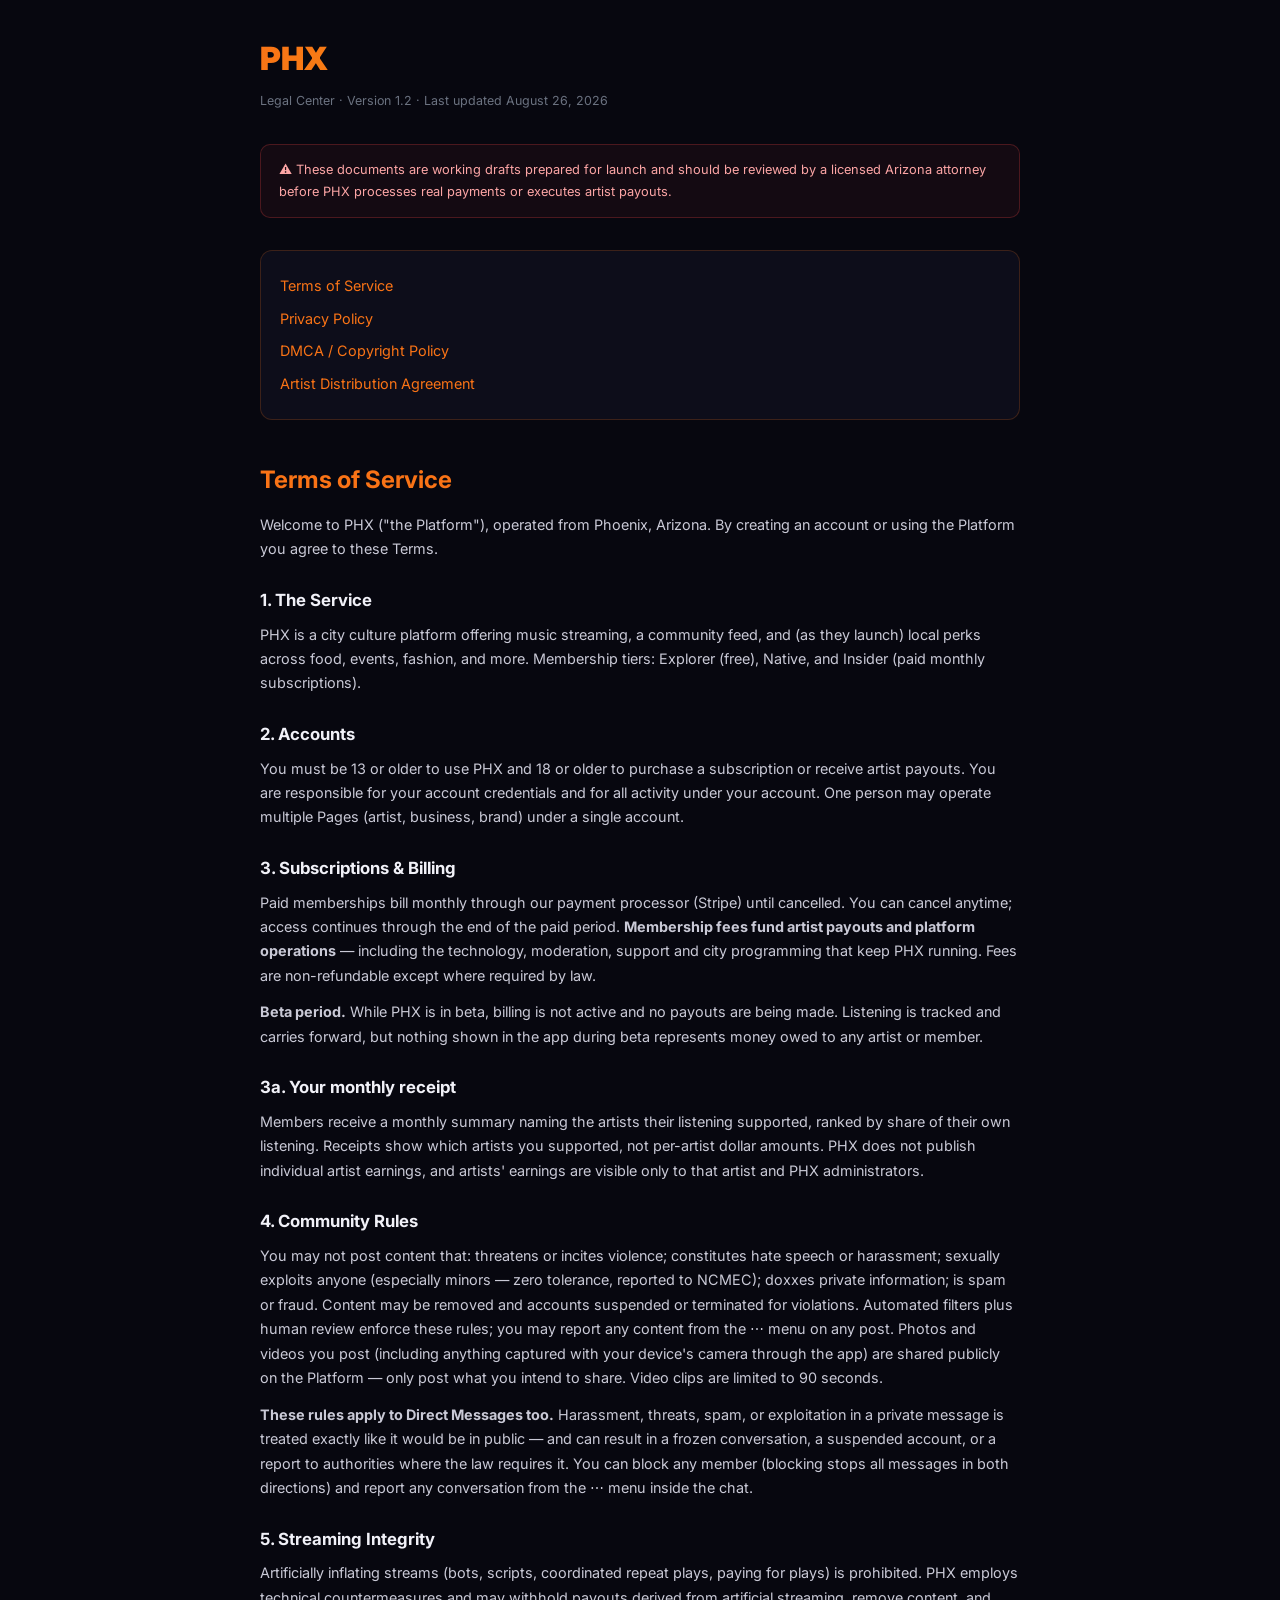
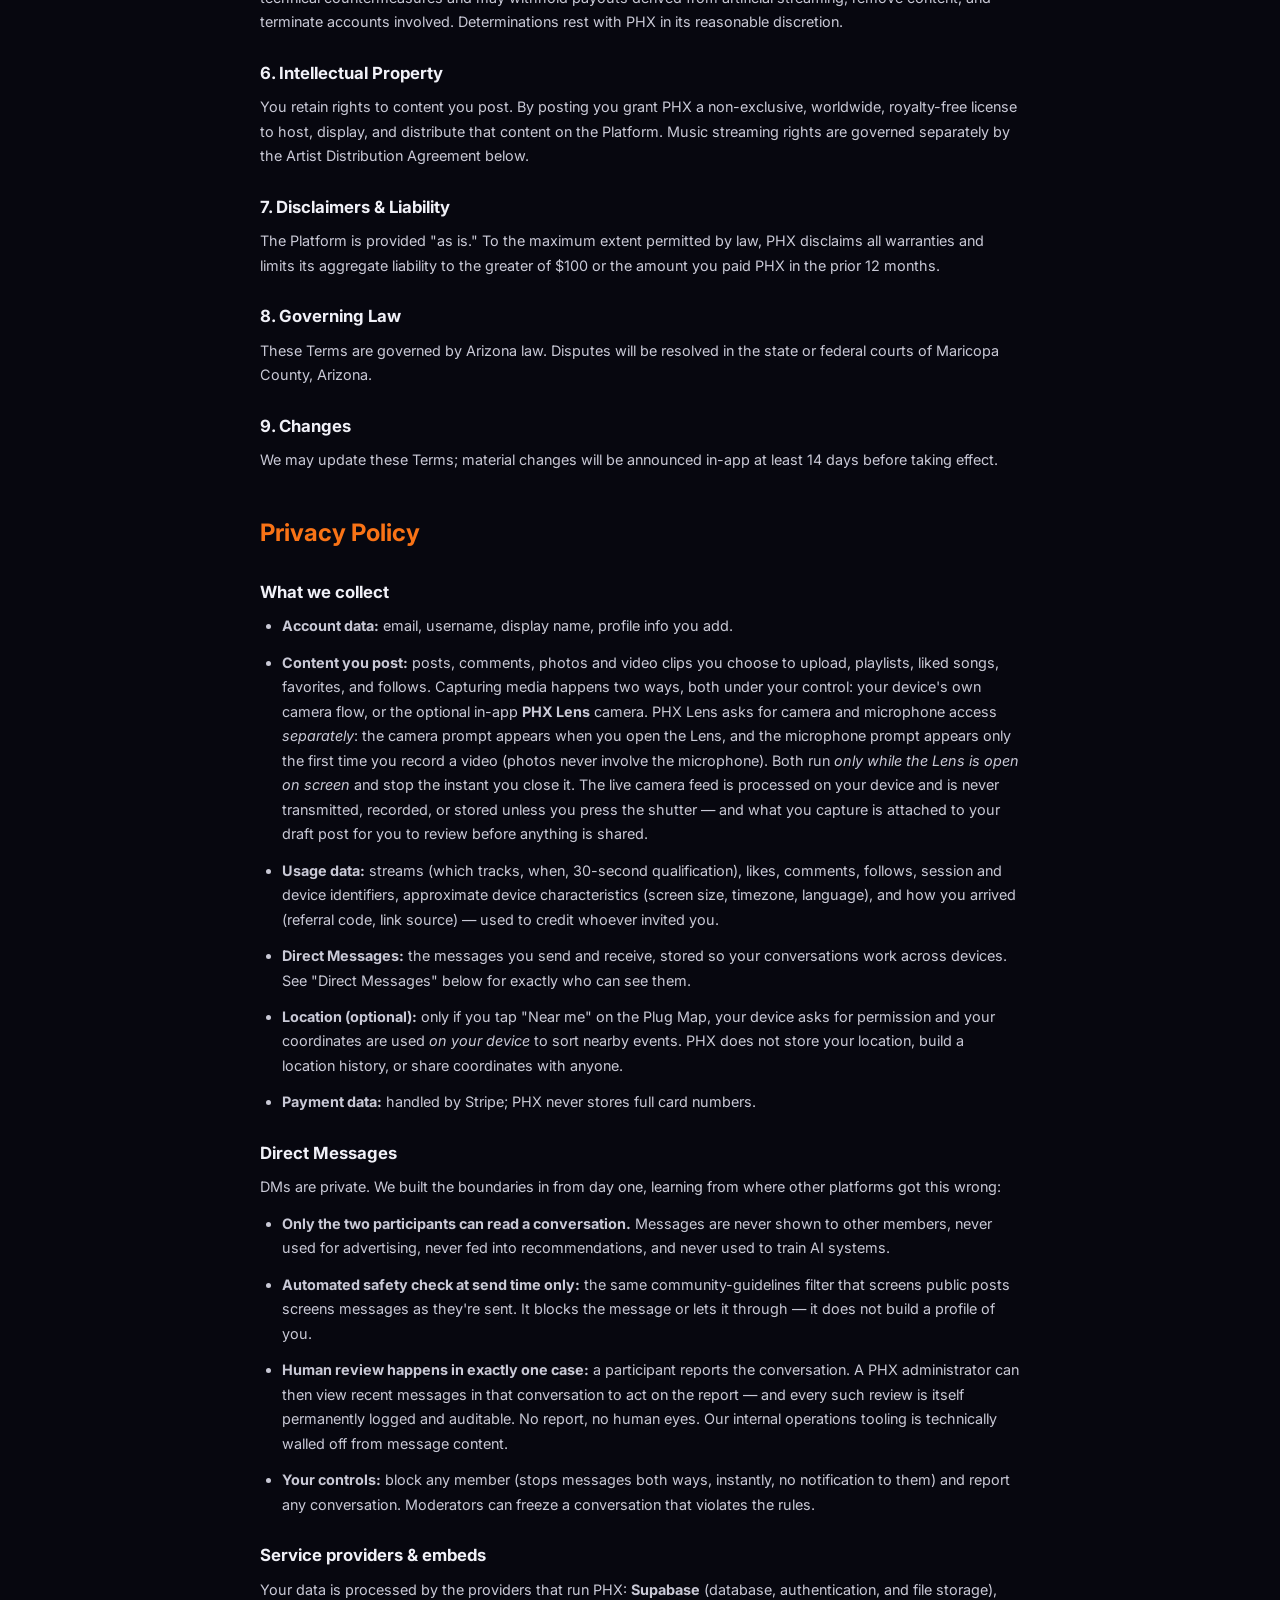
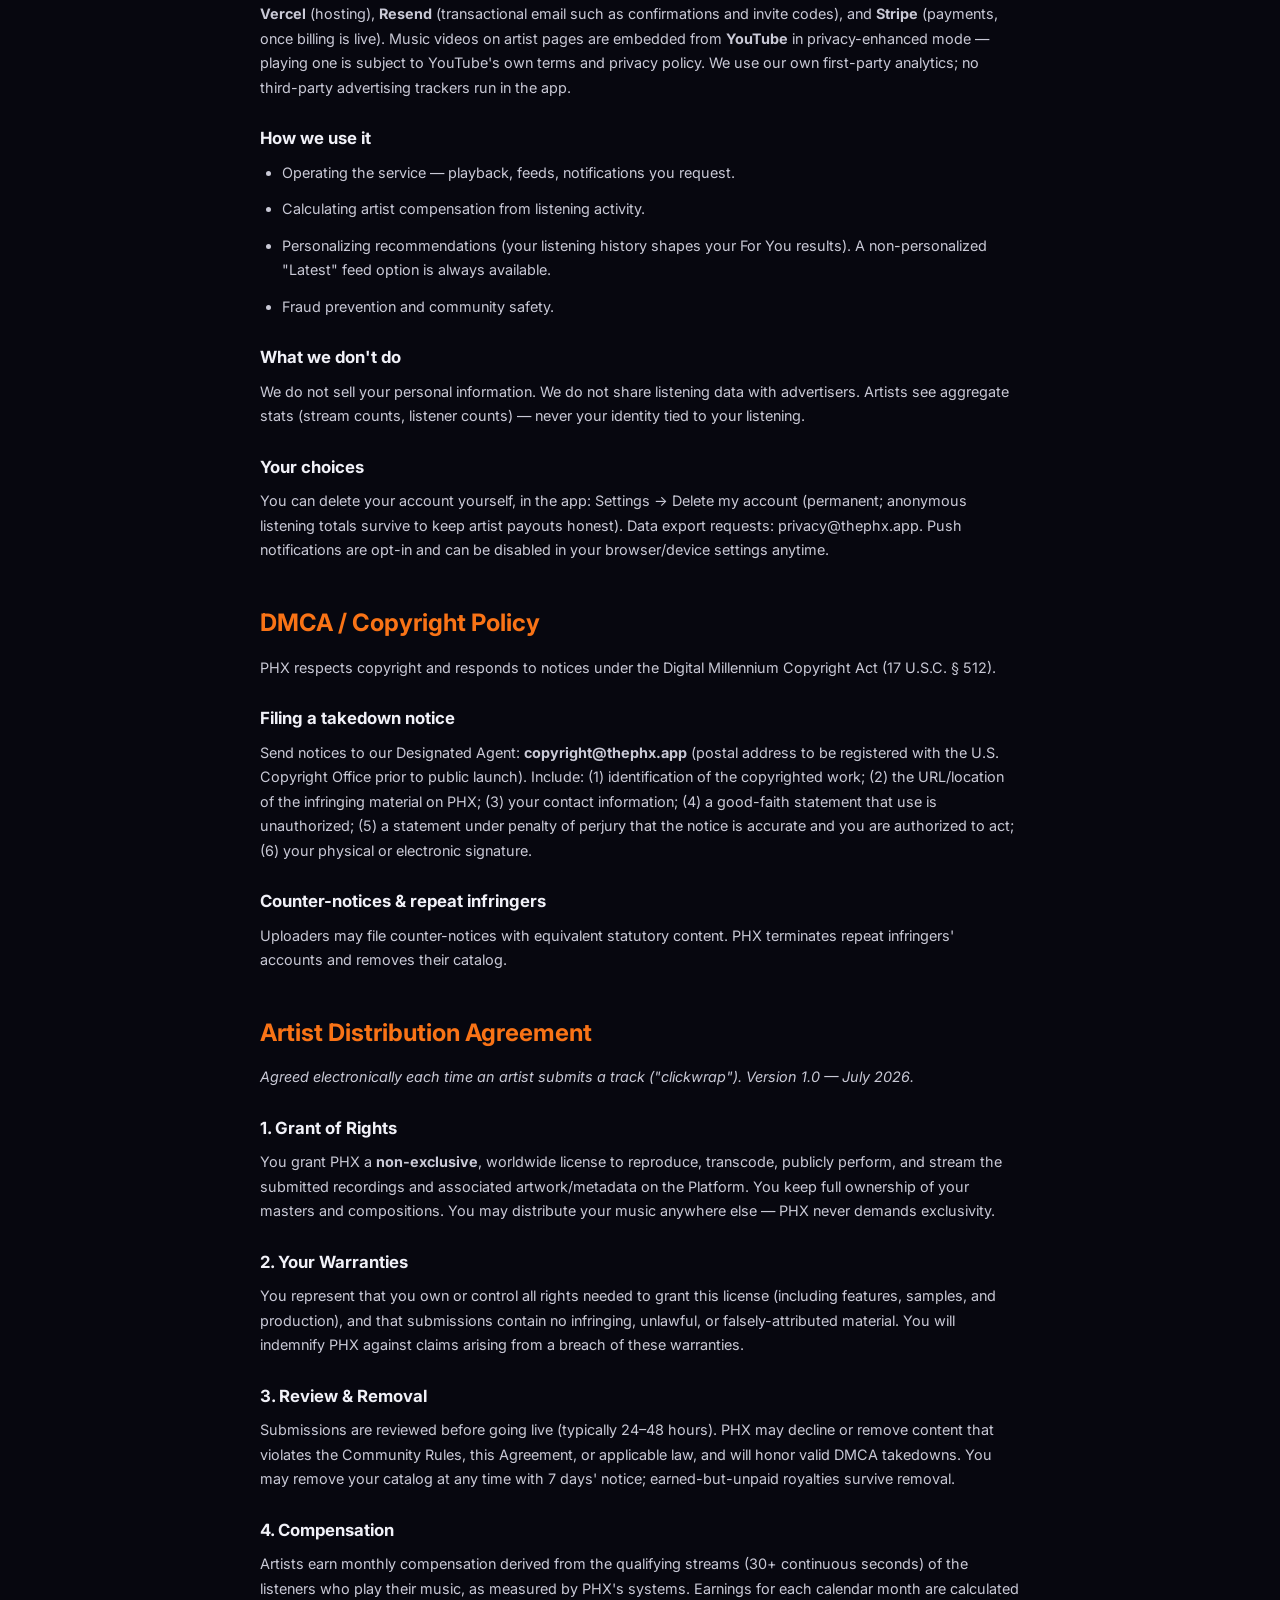
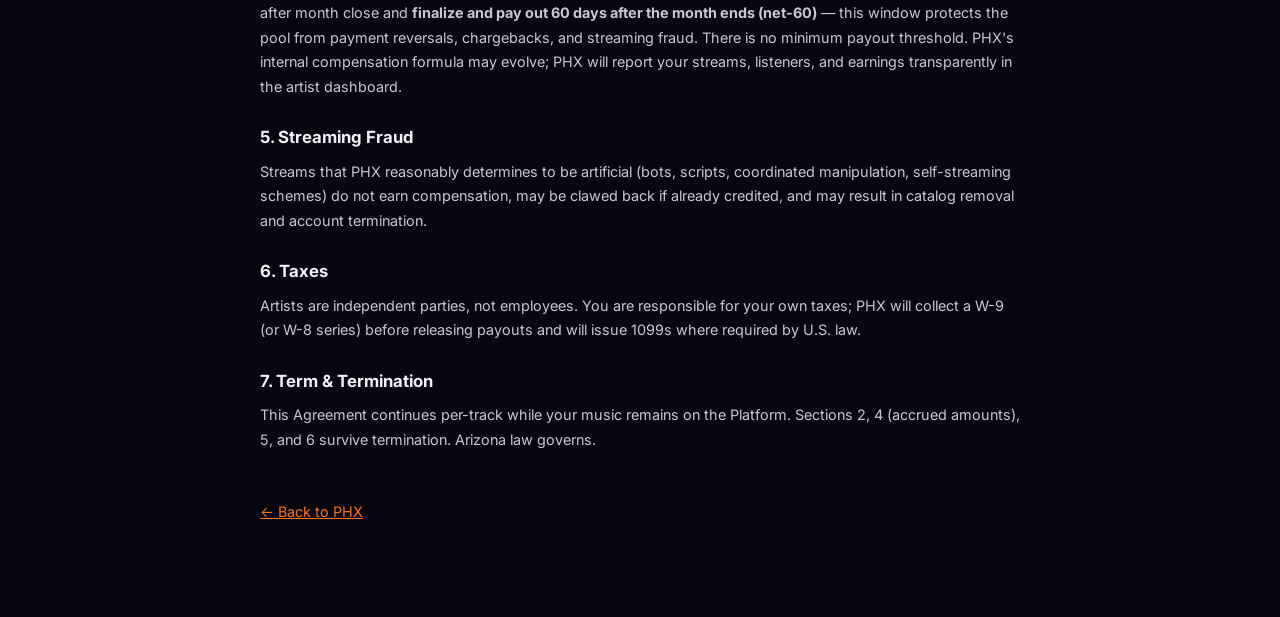
<file: legal.html>
<!DOCTYPE html>
<html lang="en">
<head>
<meta charset="UTF-8">
<meta name="viewport" content="width=device-width,initial-scale=1.0">
<title>PHX App — Legal</title>
<link href="https://fonts.googleapis.com/css2?family=Inter:wght@400;600;700;900&display=swap" rel="stylesheet">
<style>
*{margin:0;padding:0;box-sizing:border-box}
body{background:#07070F;color:#F1F1F8;font-family:'Inter',-apple-system,sans-serif;line-height:1.7;padding:2rem 1rem 5rem}
.wrap{max-width:760px;margin:0 auto}
.logo{font-size:2rem;font-weight:900;background:linear-gradient(135deg,#F97316,#EAB308);-webkit-background-clip:text;-webkit-text-fill-color:transparent;margin-bottom:.25rem}
.updated{font-size:.78rem;color:#6B7280;margin-bottom:2rem}
h1{font-size:1.5rem;margin:2.5rem 0 .75rem;color:#F97316}
h2{font-size:1.05rem;margin:1.5rem 0 .5rem}
p,li{font-size:.9rem;color:#C9C9D6;margin-bottom:.75rem}
ul{padding-left:1.4rem;margin-bottom:1rem}
.toc{background:#0D0D1A;border:1px solid rgba(249,115,22,.2);border-radius:12px;padding:1.2rem;margin-bottom:1rem}
.toc a{color:#F97316;text-decoration:none;display:block;padding:.25rem 0;font-size:.9rem}
.note{background:rgba(239,68,68,.06);border:1px solid rgba(239,68,68,.25);border-radius:10px;padding:.9rem 1.1rem;font-size:.8rem;color:#FCA5A5;margin-bottom:2rem}
a{color:#F97316}
</style>
</head>
<body>
<div class="wrap">
  <div class="logo">PHX</div>
  <div class="updated">Legal Center · Version 1.2 · Last updated August 26, 2026</div>

  <div class="note">⚠️ These documents are working drafts prepared for launch and should be reviewed by a licensed Arizona attorney before PHX processes real payments or executes artist payouts.</div>

  <div class="toc">
    <a href="#terms">Terms of Service</a>
    <a href="#privacy">Privacy Policy</a>
    <a href="#dmca">DMCA / Copyright Policy</a>
    <a href="#artist-agreement">Artist Distribution Agreement</a>
  </div>

  <h1 id="terms">Terms of Service</h1>
  <p>Welcome to PHX ("the Platform"), operated from Phoenix, Arizona. By creating an account or using the Platform you agree to these Terms.</p>
  <h2>1. The Service</h2>
  <p>PHX is a city culture platform offering music streaming, a community feed, and (as they launch) local perks across food, events, fashion, and more. Membership tiers: Explorer (free), Native, and Insider (paid monthly subscriptions).</p>
  <h2>2. Accounts</h2>
  <p>You must be 13 or older to use PHX and 18 or older to purchase a subscription or receive artist payouts. You are responsible for your account credentials and for all activity under your account. One person may operate multiple Pages (artist, business, brand) under a single account.</p>
  <h2>3. Subscriptions &amp; Billing</h2>
  <p>Paid memberships bill monthly through our payment processor (Stripe) until cancelled. You can cancel anytime; access continues through the end of the paid period. <strong>Membership fees fund artist payouts and platform operations</strong> — including the technology, moderation, support and city programming that keep PHX running. Fees are non-refundable except where required by law.</p>
  <p><strong>Beta period.</strong> While PHX is in beta, billing is not active and no payouts are being made. Listening is tracked and carries forward, but nothing shown in the app during beta represents money owed to any artist or member.</p>
  <h2>3a. Your monthly receipt</h2>
  <p>Members receive a monthly summary naming the artists their listening supported, ranked by share of their own listening. Receipts show which artists you supported, not per-artist dollar amounts. PHX does not publish individual artist earnings, and artists' earnings are visible only to that artist and PHX administrators.</p>
  <h2>4. Community Rules</h2>
  <p>You may not post content that: threatens or incites violence; constitutes hate speech or harassment; sexually exploits anyone (especially minors — zero tolerance, reported to NCMEC); doxxes private information; is spam or fraud. Content may be removed and accounts suspended or terminated for violations. Automated filters plus human review enforce these rules; you may report any content from the ⋯ menu on any post. Photos and videos you post (including anything captured with your device's camera through the app) are shared publicly on the Platform — only post what you intend to share. Video clips are limited to 90 seconds.</p>
  <p><strong>These rules apply to Direct Messages too.</strong> Harassment, threats, spam, or exploitation in a private message is treated exactly like it would be in public — and can result in a frozen conversation, a suspended account, or a report to authorities where the law requires it. You can block any member (blocking stops all messages in both directions) and report any conversation from the ⋯ menu inside the chat.</p>
  <h2>5. Streaming Integrity</h2>
  <p>Artificially inflating streams (bots, scripts, coordinated repeat plays, paying for plays) is prohibited. PHX employs technical countermeasures and may withhold payouts derived from artificial streaming, remove content, and terminate accounts involved. Determinations rest with PHX in its reasonable discretion.</p>
  <h2>6. Intellectual Property</h2>
  <p>You retain rights to content you post. By posting you grant PHX a non-exclusive, worldwide, royalty-free license to host, display, and distribute that content on the Platform. Music streaming rights are governed separately by the Artist Distribution Agreement below.</p>
  <h2>7. Disclaimers & Liability</h2>
  <p>The Platform is provided "as is." To the maximum extent permitted by law, PHX disclaims all warranties and limits its aggregate liability to the greater of $100 or the amount you paid PHX in the prior 12 months.</p>
  <h2>8. Governing Law</h2>
  <p>These Terms are governed by Arizona law. Disputes will be resolved in the state or federal courts of Maricopa County, Arizona.</p>
  <h2>9. Changes</h2>
  <p>We may update these Terms; material changes will be announced in-app at least 14 days before taking effect.</p>

  <h1 id="privacy">Privacy Policy</h1>
  <h2>What we collect</h2>
  <ul>
    <li><strong>Account data:</strong> email, username, display name, profile info you add.</li>
    <li><strong>Content you post:</strong> posts, comments, photos and video clips you choose to upload, playlists, liked songs, favorites, and follows. Capturing media happens two ways, both under your control: your device's own camera flow, or the optional in-app <strong>PHX Lens</strong> camera. PHX Lens asks for camera and microphone access <em>separately</em>: the camera prompt appears when you open the Lens, and the microphone prompt appears only the first time you record a video (photos never involve the microphone). Both run <em>only while the Lens is open on screen</em> and stop the instant you close it. The live camera feed is processed on your device and is never transmitted, recorded, or stored unless you press the shutter — and what you capture is attached to your draft post for you to review before anything is shared.</li>
    <li><strong>Usage data:</strong> streams (which tracks, when, 30-second qualification), likes, comments, follows, session and device identifiers, approximate device characteristics (screen size, timezone, language), and how you arrived (referral code, link source) — used to credit whoever invited you.</li>
    <li><strong>Direct Messages:</strong> the messages you send and receive, stored so your conversations work across devices. See "Direct Messages" below for exactly who can see them.</li>
    <li><strong>Location (optional):</strong> only if you tap "Near me" on the Plug Map, your device asks for permission and your coordinates are used <em>on your device</em> to sort nearby events. PHX does not store your location, build a location history, or share coordinates with anyone.</li>
    <li><strong>Payment data:</strong> handled by Stripe; PHX never stores full card numbers.</li>
  </ul>
  <h2>Direct Messages</h2>
  <p>DMs are private. We built the boundaries in from day one, learning from where other platforms got this wrong:</p>
  <ul>
    <li><strong>Only the two participants can read a conversation.</strong> Messages are never shown to other members, never used for advertising, never fed into recommendations, and never used to train AI systems.</li>
    <li><strong>Automated safety check at send time only:</strong> the same community-guidelines filter that screens public posts screens messages as they're sent. It blocks the message or lets it through — it does not build a profile of you.</li>
    <li><strong>Human review happens in exactly one case:</strong> a participant reports the conversation. A PHX administrator can then view recent messages in that conversation to act on the report — and every such review is itself permanently logged and auditable. No report, no human eyes. Our internal operations tooling is technically walled off from message content.</li>
    <li><strong>Your controls:</strong> block any member (stops messages both ways, instantly, no notification to them) and report any conversation. Moderators can freeze a conversation that violates the rules.</li>
  </ul>
  <h2>Service providers &amp; embeds</h2>
  <p>Your data is processed by the providers that run PHX: <strong>Supabase</strong> (database, authentication, and file storage), <strong>Vercel</strong> (hosting), <strong>Resend</strong> (transactional email such as confirmations and invite codes), and <strong>Stripe</strong> (payments, once billing is live). Music videos on artist pages are embedded from <strong>YouTube</strong> in privacy-enhanced mode — playing one is subject to YouTube's own terms and privacy policy. We use our own first-party analytics; no third-party advertising trackers run in the app.</p>
  <h2>How we use it</h2>
  <ul>
    <li>Operating the service — playback, feeds, notifications you request.</li>
    <li>Calculating artist compensation from listening activity.</li>
    <li>Personalizing recommendations (your listening history shapes your For You results). A non-personalized "Latest" feed option is always available.</li>
    <li>Fraud prevention and community safety.</li>
  </ul>
  <h2>What we don't do</h2>
  <p>We do not sell your personal information. We do not share listening data with advertisers. Artists see aggregate stats (stream counts, listener counts) — never your identity tied to your listening.</p>
  <h2>Your choices</h2>
  <p>You can delete your account yourself, in the app: Settings → Delete my account (permanent; anonymous listening totals survive to keep artist payouts honest). Data export requests: privacy@thephx.app. Push notifications are opt-in and can be disabled in your browser/device settings anytime.</p>

  <h1 id="dmca">DMCA / Copyright Policy</h1>
  <p>PHX respects copyright and responds to notices under the Digital Millennium Copyright Act (17 U.S.C. § 512).</p>
  <h2>Filing a takedown notice</h2>
  <p>Send notices to our Designated Agent: <strong>copyright@thephx.app</strong> (postal address to be registered with the U.S. Copyright Office prior to public launch). Include: (1) identification of the copyrighted work; (2) the URL/location of the infringing material on PHX; (3) your contact information; (4) a good-faith statement that use is unauthorized; (5) a statement under penalty of perjury that the notice is accurate and you are authorized to act; (6) your physical or electronic signature.</p>
  <h2>Counter-notices & repeat infringers</h2>
  <p>Uploaders may file counter-notices with equivalent statutory content. PHX terminates repeat infringers' accounts and removes their catalog.</p>

  <h1 id="artist-agreement">Artist Distribution Agreement</h1>
  <p><em>Agreed electronically each time an artist submits a track ("clickwrap"). Version 1.0 — July 2026.</em></p>
  <h2>1. Grant of Rights</h2>
  <p>You grant PHX a <strong>non-exclusive</strong>, worldwide license to reproduce, transcode, publicly perform, and stream the submitted recordings and associated artwork/metadata on the Platform. You keep full ownership of your masters and compositions. You may distribute your music anywhere else — PHX never demands exclusivity.</p>
  <h2>2. Your Warranties</h2>
  <p>You represent that you own or control all rights needed to grant this license (including features, samples, and production), and that submissions contain no infringing, unlawful, or falsely-attributed material. You will indemnify PHX against claims arising from a breach of these warranties.</p>
  <h2>3. Review & Removal</h2>
  <p>Submissions are reviewed before going live (typically 24–48 hours). PHX may decline or remove content that violates the Community Rules, this Agreement, or applicable law, and will honor valid DMCA takedowns. You may remove your catalog at any time with 7 days' notice; earned-but-unpaid royalties survive removal.</p>
  <h2>4. Compensation</h2>
  <p>Artists earn monthly compensation derived from the qualifying streams (30+ continuous seconds) of the listeners who play their music, as measured by PHX's systems. Earnings for each calendar month are calculated after month close and <strong>finalize and pay out 60 days after the month ends (net-60)</strong> — this window protects the pool from payment reversals, chargebacks, and streaming fraud. There is no minimum payout threshold. PHX's internal compensation formula may evolve; PHX will report your streams, listeners, and earnings transparently in the artist dashboard.</p>
  <h2>5. Streaming Fraud</h2>
  <p>Streams that PHX reasonably determines to be artificial (bots, scripts, coordinated manipulation, self-streaming schemes) do not earn compensation, may be clawed back if already credited, and may result in catalog removal and account termination.</p>
  <h2>6. Taxes</h2>
  <p>Artists are independent parties, not employees. You are responsible for your own taxes; PHX will collect a W-9 (or W-8 series) before releasing payouts and will issue 1099s where required by U.S. law.</p>
  <h2>7. Term & Termination</h2>
  <p>This Agreement continues per-track while your music remains on the Platform. Sections 2, 4 (accrued amounts), 5, and 6 survive termination. Arizona law governs.</p>

  <p style="margin-top:3rem"><a href="./">← Back to PHX</a></p>
</div>
</body>
</html>
</file>
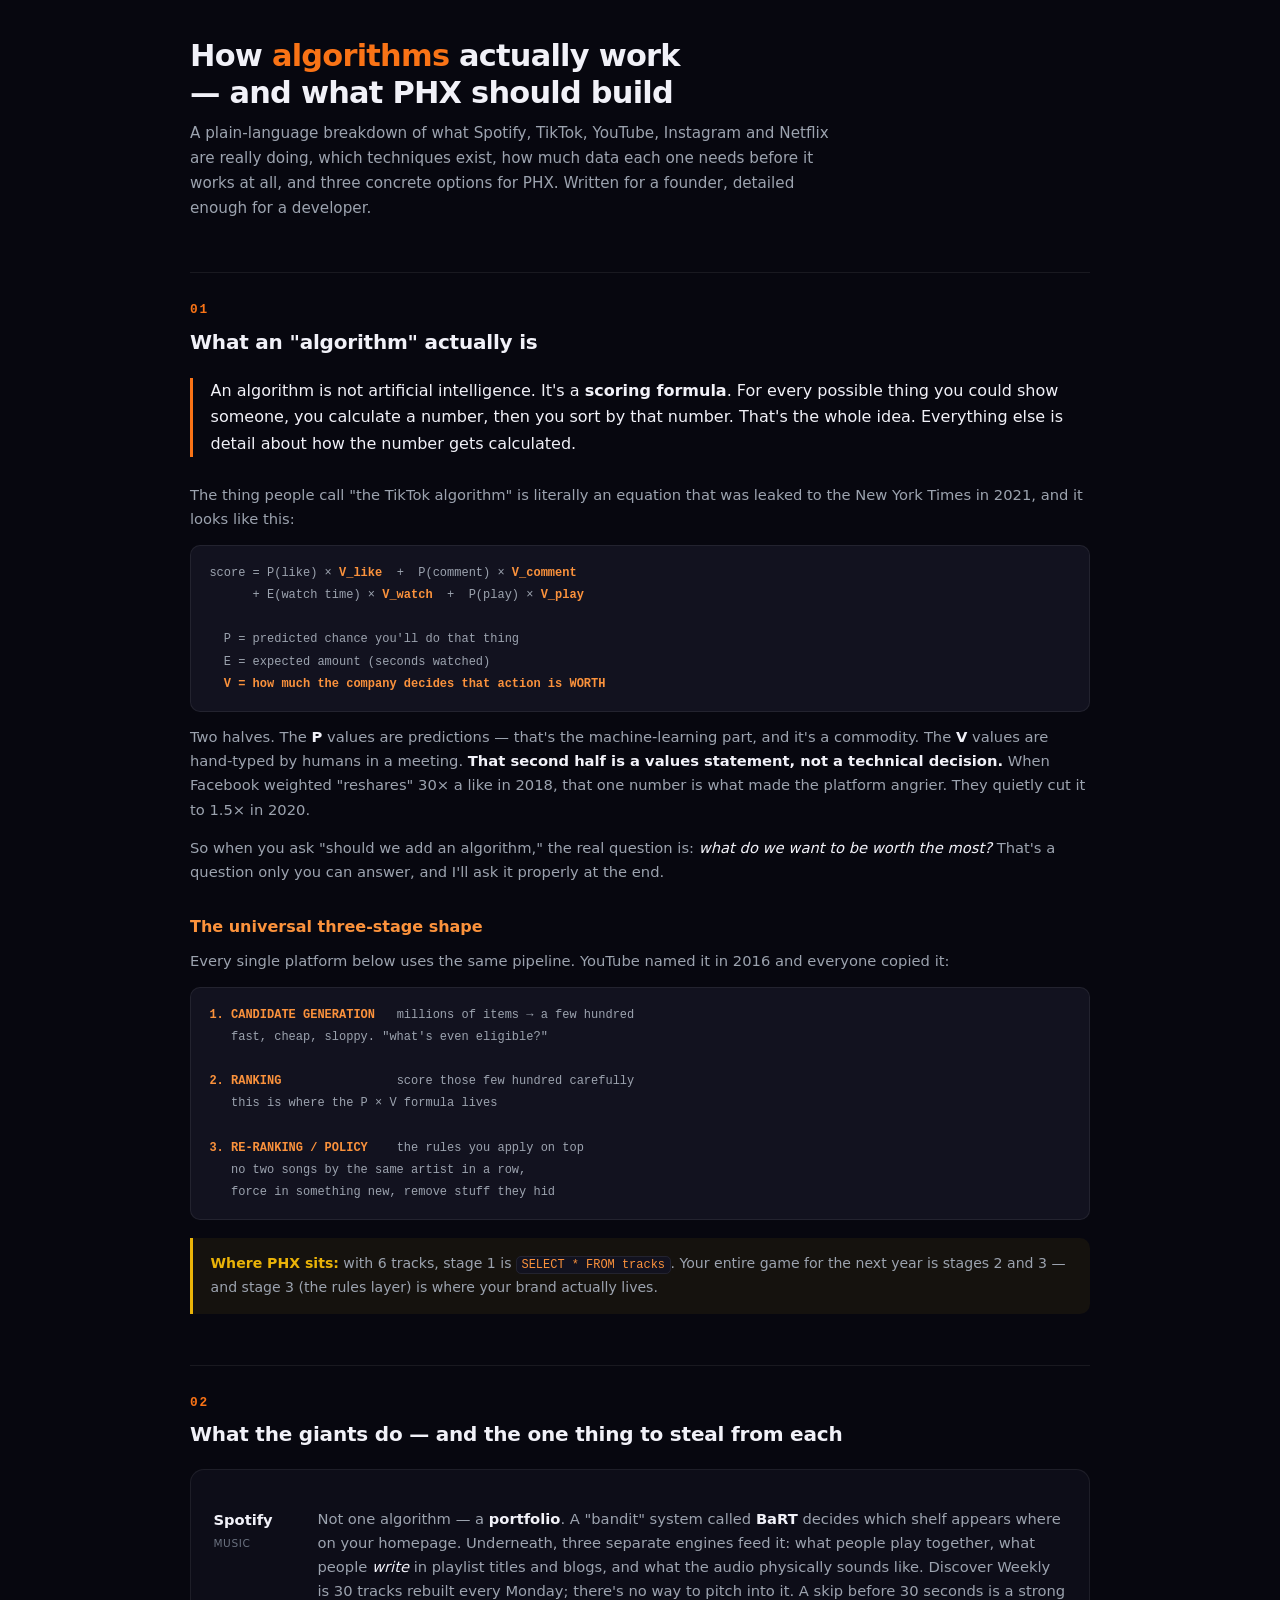
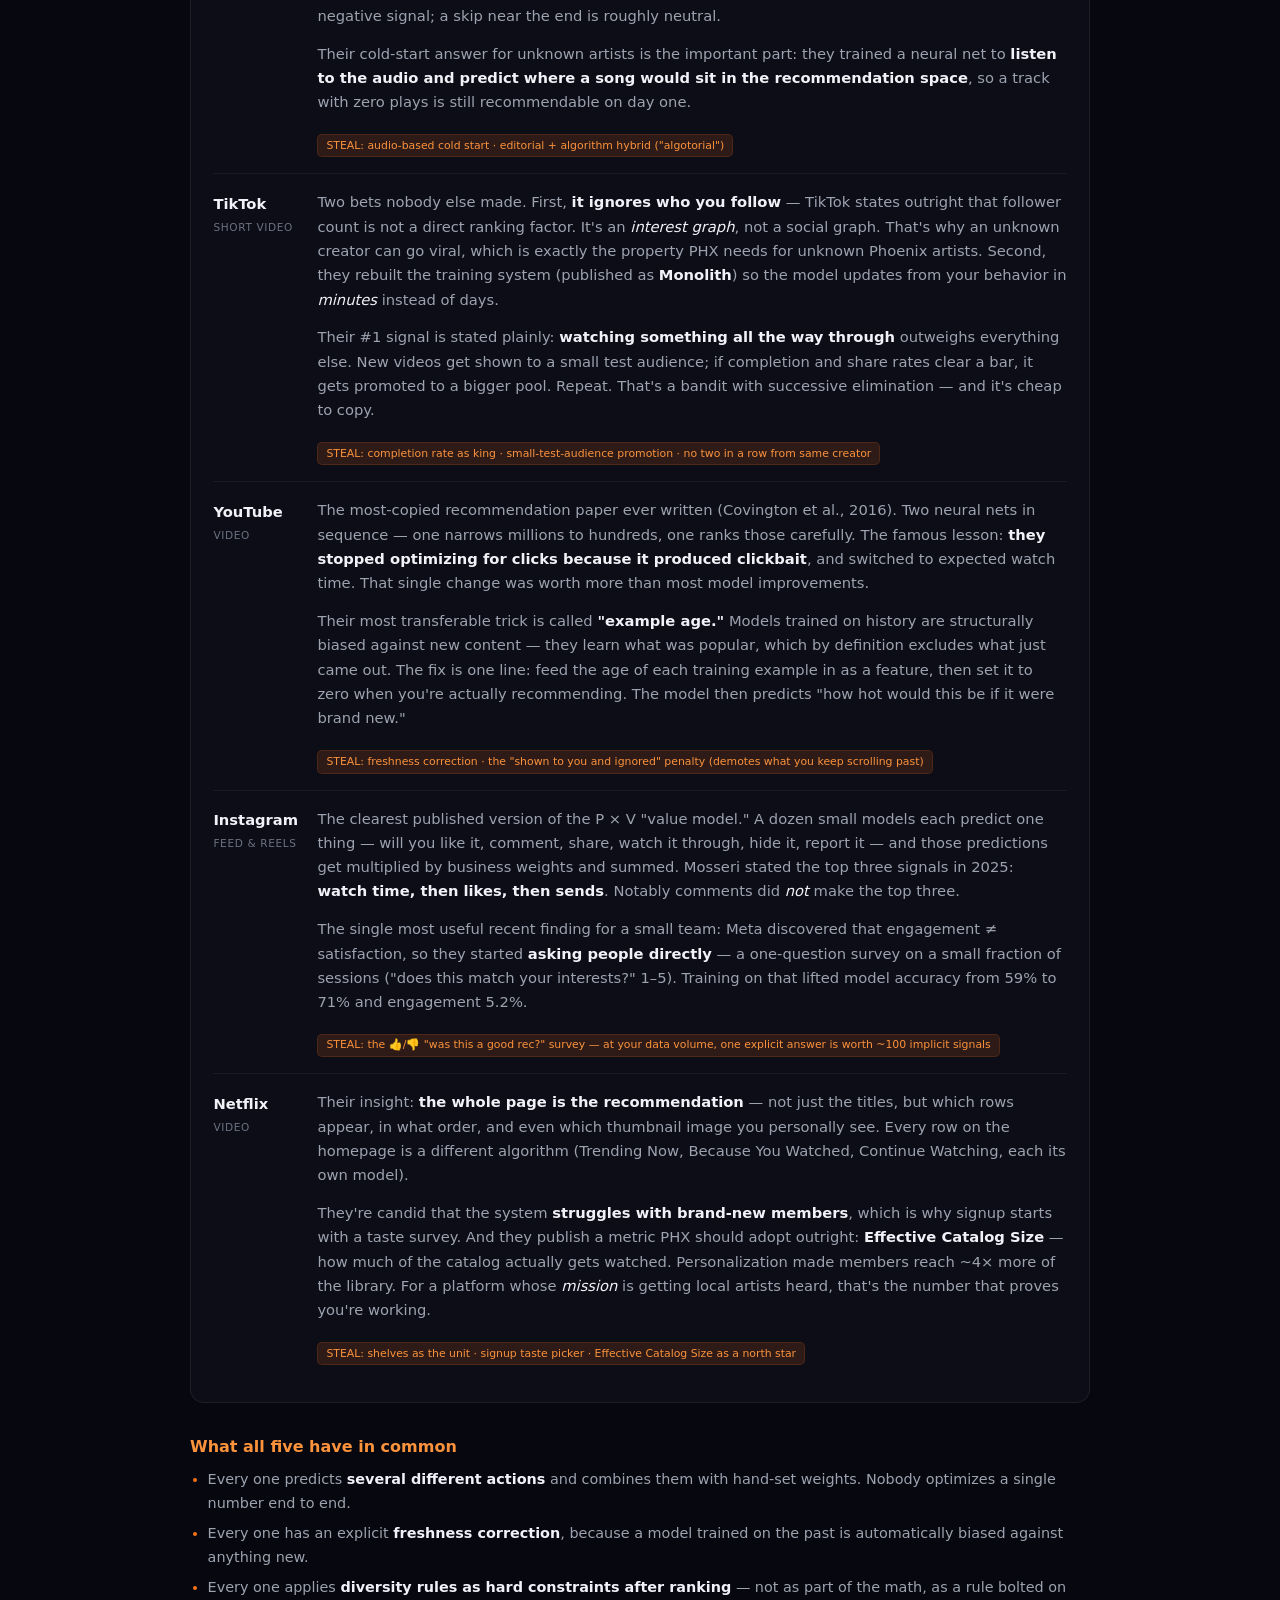
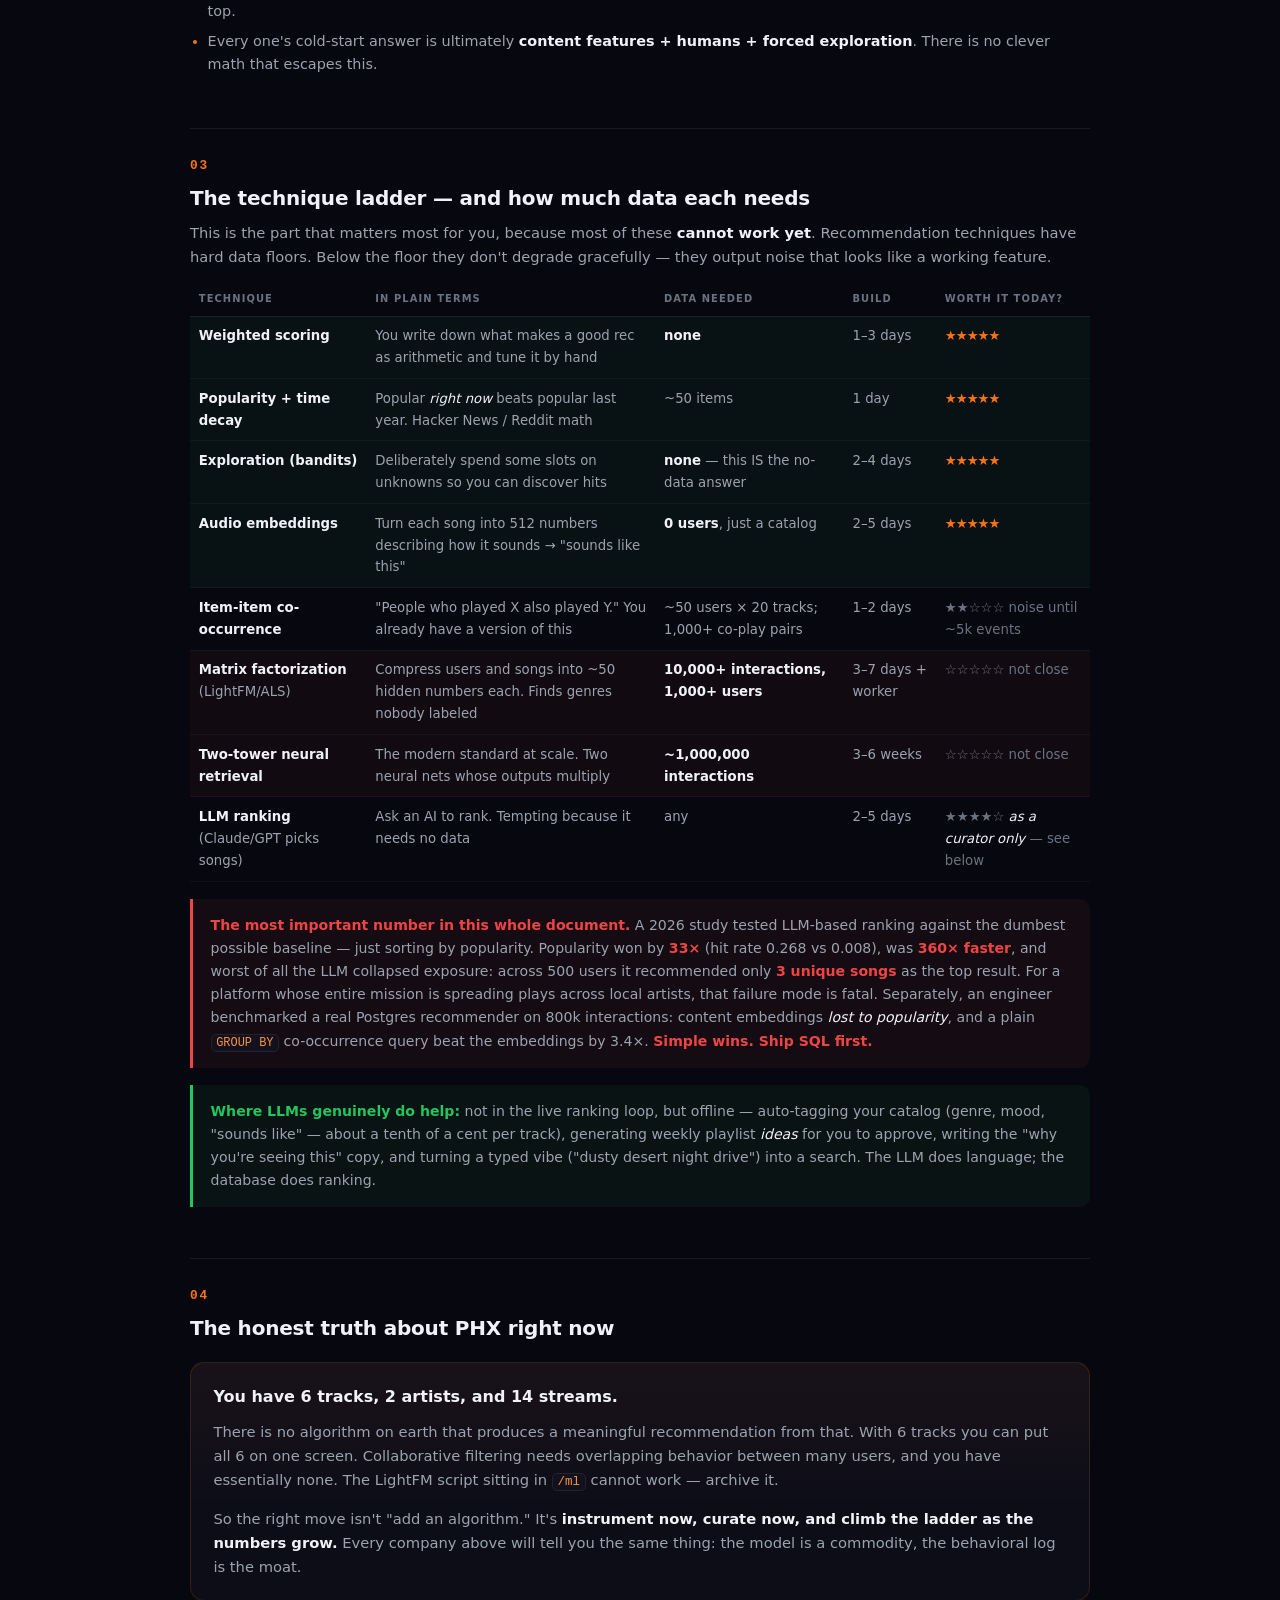
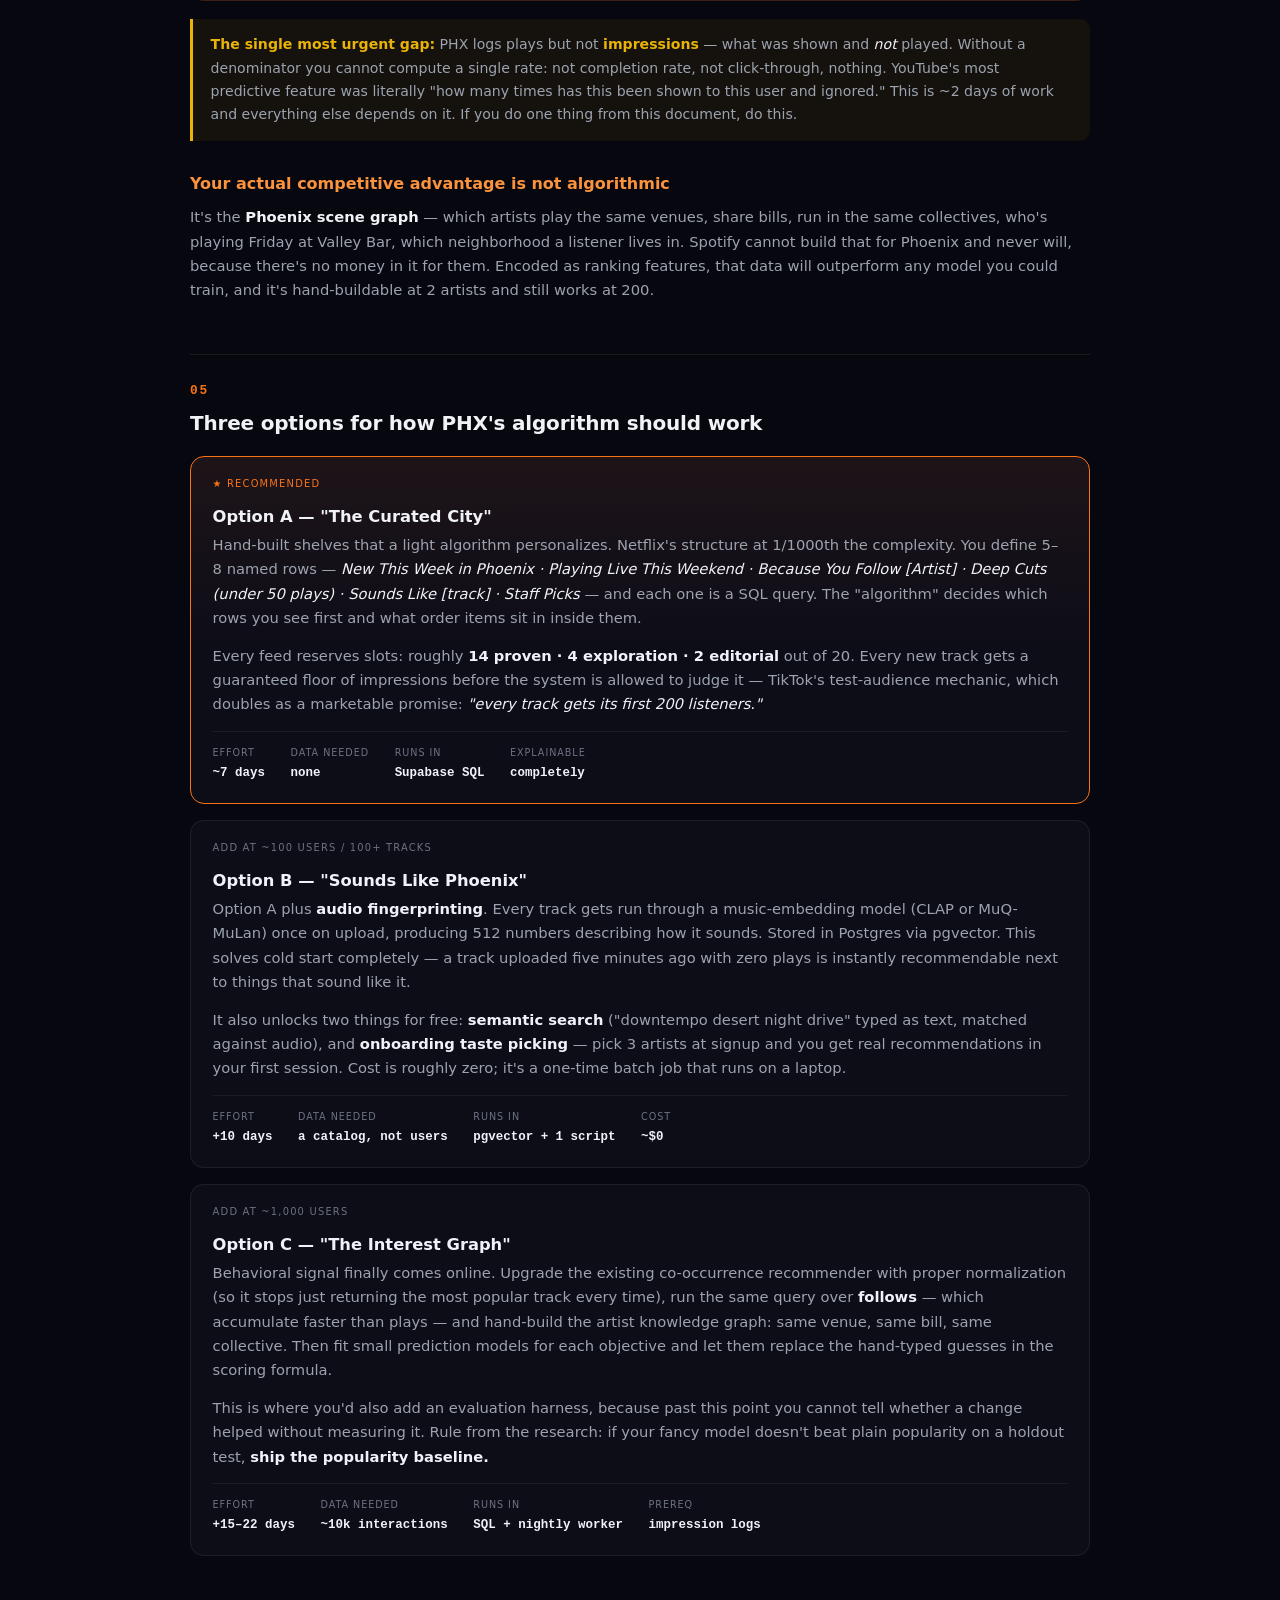
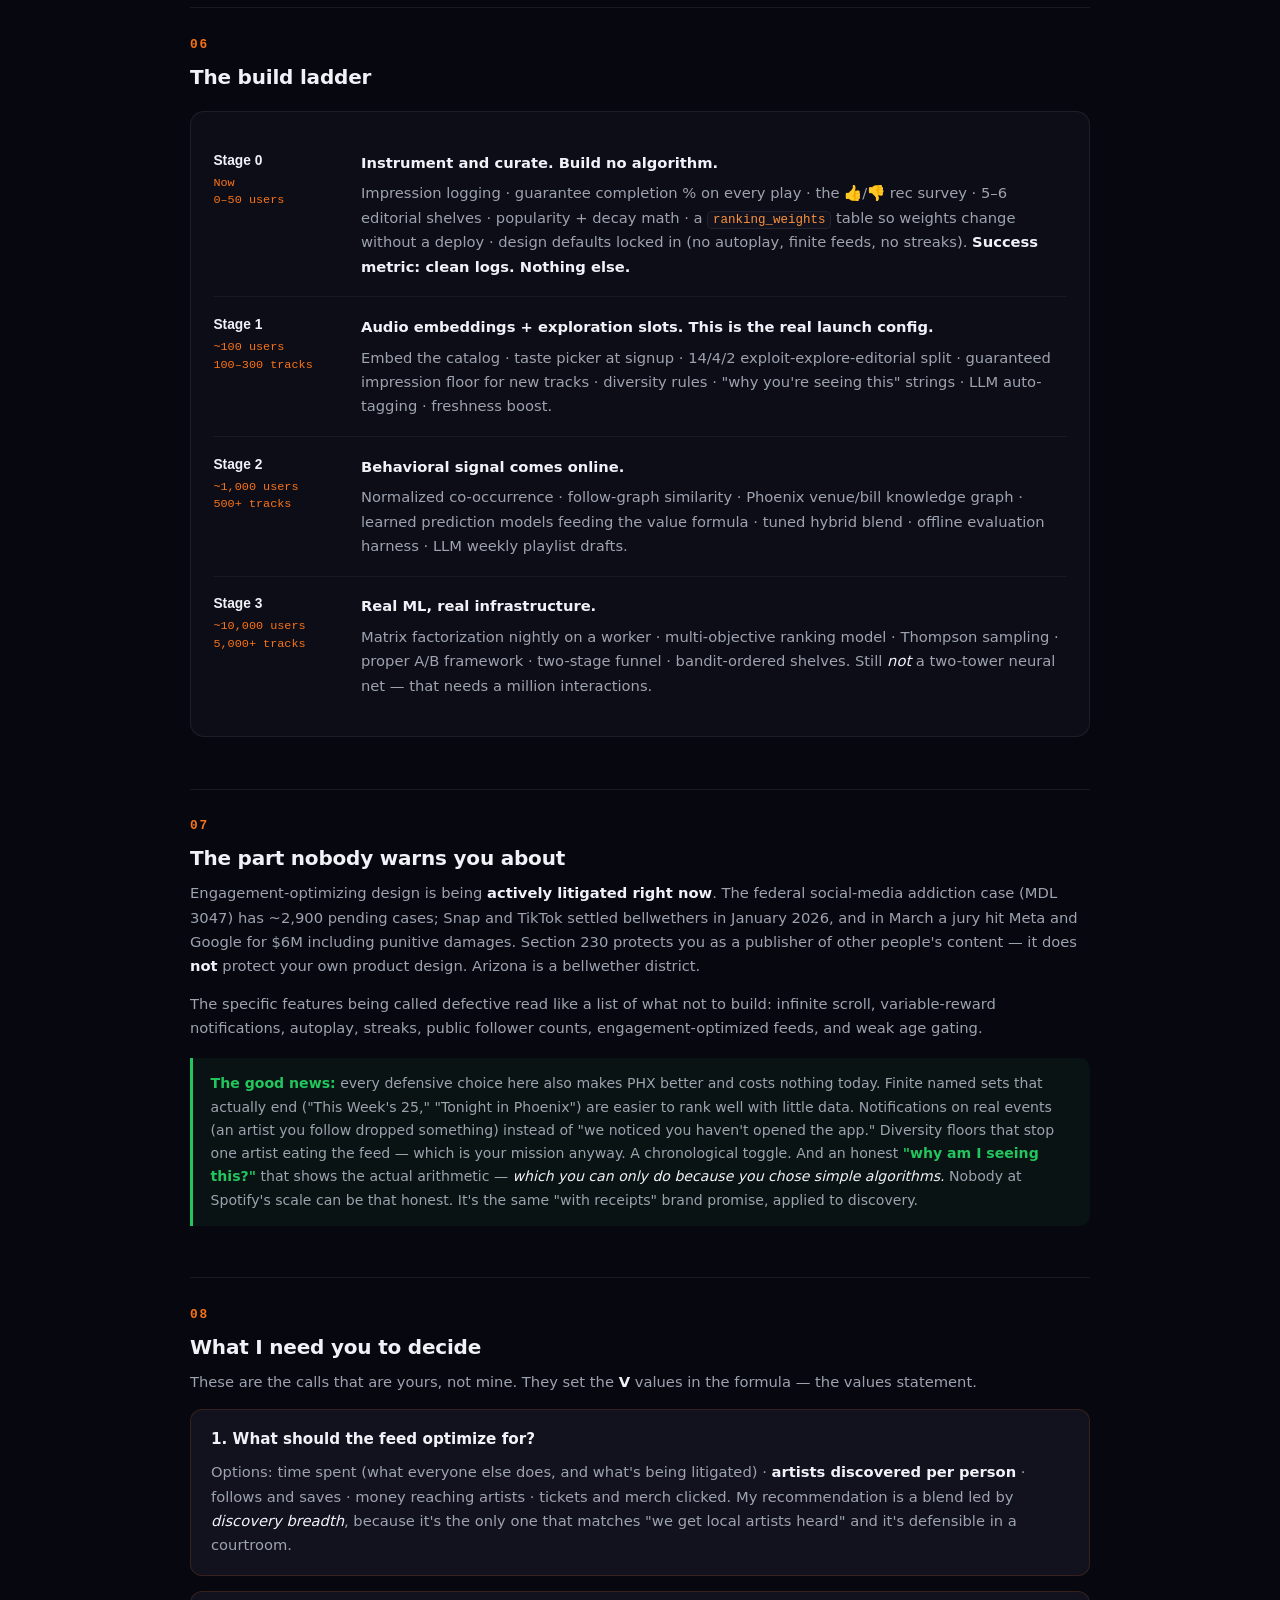
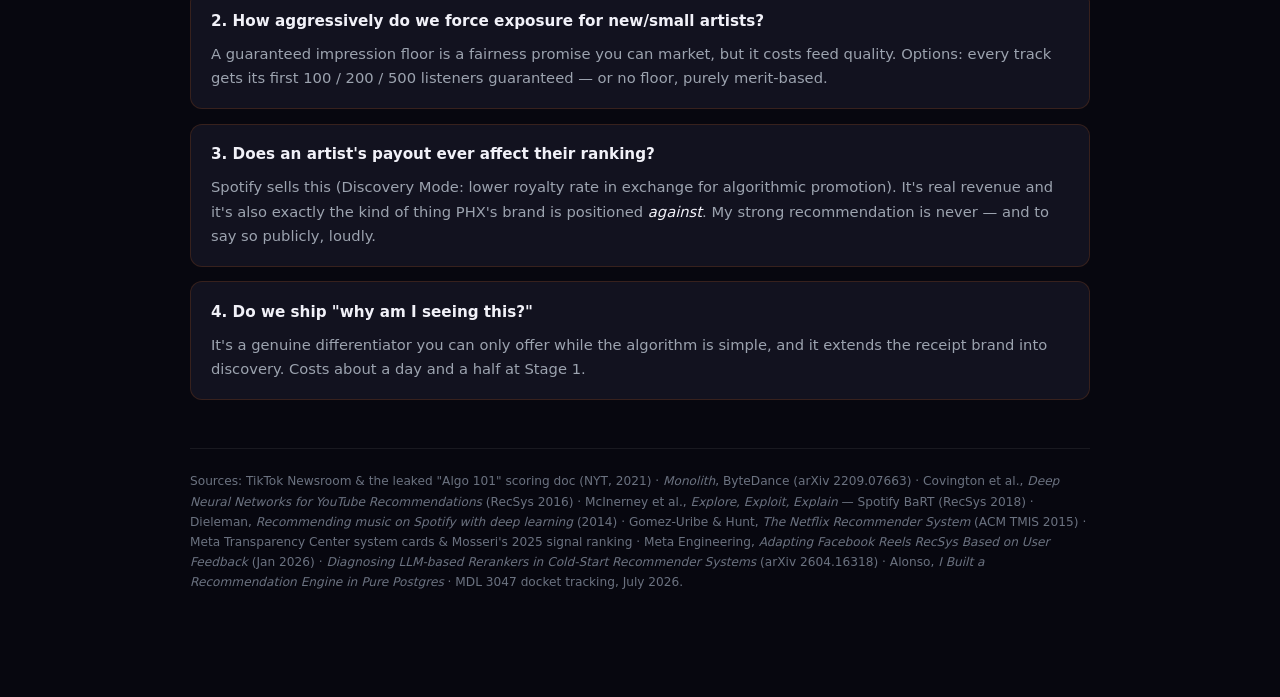
<file: docs/phx-algorithm-guide.html>
<!DOCTYPE html>
<!-- STATUS: current as of 2026-08-07 — reference guide -->
<html lang="en">
<head>
<meta charset="UTF-8">
<meta name="viewport" content="width=device-width,initial-scale=1.0">
<title>PHX — How Algorithms Work &amp; What We Should Build</title>
<style>
:root{--bg:#07070F;--bg2:#0D0D18;--bg3:#12121F;--line:rgba(249,115,22,.16);--line2:rgba(255,255,255,.07);--orange:#F97316;--orange-l:#FB923C;--green:#22C55E;--gold:#EAB308;--red:#EF4444;--purple:#A78BFA;--white:#F1F1F8;--muted:#9CA3AF;--faint:#6B7280;--mono:ui-monospace,'SF Mono',Menlo,monospace}
*{box-sizing:border-box;margin:0;padding:0}
body{background:var(--bg);color:var(--white);font-family:'Space Grotesk',system-ui,-apple-system,sans-serif;line-height:1.65;padding:2.4rem 1.2rem 6rem}
.wrap{max-width:900px;margin:0 auto}
h1{font-size:1.9rem;letter-spacing:-.025em;line-height:1.2}
h1 span{color:var(--orange)}
.sub{color:var(--muted);font-size:.95rem;margin:.6rem 0 2.4rem;max-width:660px}
h2{font-size:1.25rem;margin:3.2rem 0 .4rem;letter-spacing:-.01em;padding-top:1.6rem;border-top:1px solid var(--line2)}
h2 .n{color:var(--orange);font-family:var(--mono);font-size:.8rem;display:block;margin-bottom:.35rem;letter-spacing:.14em}
h3{font-size:1rem;margin:1.9rem 0 .5rem;color:var(--orange-l)}
p{color:var(--muted);font-size:.92rem;margin-bottom:.85rem}
b,strong{color:var(--white);font-weight:600}
em{color:var(--white);font-style:italic}
.lede{font-size:1rem;color:var(--white);border-left:3px solid var(--orange);padding-left:1.1rem;margin:1.2rem 0 1.6rem}
.card{background:var(--bg2);border:1px solid var(--line2);border-radius:14px;padding:1.3rem 1.4rem;margin:1.1rem 0}
.card.hi{border-color:var(--line);background:linear-gradient(180deg,rgba(249,115,22,.05),transparent 60%),var(--bg2)}
table{width:100%;border-collapse:collapse;font-size:.83rem;margin:.7rem 0}
th{text-align:left;font-size:.62rem;letter-spacing:.11em;text-transform:uppercase;color:var(--faint);padding:.5rem .55rem;border-bottom:1px solid var(--line2);font-weight:600}
td{padding:.55rem .55rem;border-bottom:1px solid rgba(255,255,255,.04);color:var(--muted);vertical-align:top}
td b{color:var(--white)}
tr.good td{background:rgba(34,197,94,.05)}
tr.bad td{background:rgba(239,68,68,.045)}
.flow{font-family:var(--mono);font-size:.75rem;line-height:1.85;background:var(--bg3);border:1px solid var(--line2);border-radius:10px;padding:1rem 1.15rem;overflow-x:auto;white-space:pre;color:var(--muted);margin:.8rem 0}
.flow b{color:var(--orange-l)}
.flow .g{color:var(--green)}
.flow .r{color:var(--red)}
code{font-family:var(--mono);font-size:.85em;background:var(--bg3);border:1px solid var(--line2);border-radius:5px;padding:.08em .38em;color:var(--orange-l)}
.callout{border-left:3px solid var(--gold);background:rgba(234,179,8,.06);border-radius:0 10px 10px 0;padding:.9rem 1.1rem;margin:1.1rem 0;font-size:.88rem;color:var(--muted)}
.callout b{color:var(--gold)}
.callout.red{border-color:var(--red);background:rgba(239,68,68,.06)}
.callout.red b{color:var(--red)}
.callout.green{border-color:var(--green);background:rgba(34,197,94,.06)}
.callout.green b{color:var(--green)}
.stars{color:var(--orange);letter-spacing:-1px}
.dim{color:var(--faint)}
ul{margin:.5rem 0 1rem 1.1rem;color:var(--muted);font-size:.9rem}
li{margin-bottom:.4rem}
li::marker{color:var(--orange)}
.giant{display:grid;grid-template-columns:88px 1fr;gap:1rem;padding:1rem 0;border-bottom:1px solid rgba(255,255,255,.05);align-items:start}
.giant:last-child{border-bottom:none}
.giant .name{font-weight:700;font-size:.92rem;color:var(--white);padding-top:.1rem}
.giant .name small{display:block;font-weight:400;font-size:.66rem;color:var(--faint);letter-spacing:.06em;text-transform:uppercase;margin-top:.15rem}
.steal{display:inline-block;font-size:.68rem;background:rgba(249,115,22,.14);border:1px solid var(--line);color:var(--orange-l);border-radius:5px;padding:.12rem .5rem;margin-top:.35rem}
.opt{border:1px solid var(--line2);border-radius:14px;padding:1.2rem 1.35rem;margin:1rem 0;background:var(--bg2)}
.opt.rec{border-color:var(--orange);background:linear-gradient(180deg,rgba(249,115,22,.07),transparent 55%),var(--bg2)}
.opt h4{font-size:1.02rem;margin-bottom:.15rem}
.opt .tag{font-size:.62rem;letter-spacing:.12em;text-transform:uppercase;color:var(--faint);margin-bottom:.7rem}
.opt.rec .tag{color:var(--orange)}
.meta{display:flex;gap:1.6rem;flex-wrap:wrap;margin-top:.9rem;padding-top:.8rem;border-top:1px solid rgba(255,255,255,.06);font-size:.78rem}
.meta div span{display:block;font-size:.6rem;letter-spacing:.1em;text-transform:uppercase;color:var(--faint);margin-bottom:.1rem}
.meta div b{color:var(--white);font-family:var(--mono);font-weight:600}
.stage{display:grid;grid-template-columns:130px 1fr;gap:1.1rem;padding:1.1rem 0;border-bottom:1px solid rgba(255,255,255,.05)}
.stage:last-child{border-bottom:none}
.stage .when{font-family:var(--mono);font-size:.74rem;color:var(--orange);line-height:1.5}
.stage .when b{display:block;color:var(--white);font-size:.86rem;font-family:'Space Grotesk',sans-serif;margin-bottom:.2rem}
.q{background:var(--bg3);border:1px solid var(--line);border-radius:12px;padding:1.1rem 1.25rem;margin:.9rem 0}
.q .qh{font-weight:600;color:var(--white);font-size:.95rem;margin-bottom:.5rem}
a{color:var(--orange-l)}
.foot{margin-top:3rem;padding-top:1.4rem;border-top:1px solid var(--line2);font-size:.76rem;color:var(--faint)}
@media(max-width:620px){.giant,.stage{grid-template-columns:1fr;gap:.4rem}}
</style>
</head>
<body>
<div class="wrap">

<h1>How <span>algorithms</span> actually work<br>— and what PHX should build</h1>
<p class="sub">A plain-language breakdown of what Spotify, TikTok, YouTube, Instagram and Netflix are really doing, which techniques exist, how much data each one needs before it works at all, and three concrete options for PHX. Written for a founder, detailed enough for a developer.</p>

<h2><span class="n">01</span>What an "algorithm" actually is</h2>

<p class="lede">An algorithm is not artificial intelligence. It's a <b>scoring formula</b>. For every possible thing you could show someone, you calculate a number, then you sort by that number. That's the whole idea. Everything else is detail about how the number gets calculated.</p>

<p>The thing people call "the TikTok algorithm" is literally an equation that was leaked to the New York Times in 2021, and it looks like this:</p>

<div class="flow">score = P(like) × <b>V_like</b>  +  P(comment) × <b>V_comment</b>
      + E(watch time) × <b>V_watch</b>  +  P(play) × <b>V_play</b>

  P = predicted chance you'll do that thing
  E = expected amount (seconds watched)
  <b>V = how much the company decides that action is WORTH</b></div>

<p>Two halves. The <b>P</b> values are predictions — that's the machine-learning part, and it's a commodity. The <b>V</b> values are hand-typed by humans in a meeting. <b>That second half is a values statement, not a technical decision.</b> When Facebook weighted "reshares" 30× a like in 2018, that one number is what made the platform angrier. They quietly cut it to 1.5× in 2020.</p>

<p>So when you ask "should we add an algorithm," the real question is: <em>what do we want to be worth the most?</em> That's a question only you can answer, and I'll ask it properly at the end.</p>

<h3>The universal three-stage shape</h3>
<p>Every single platform below uses the same pipeline. YouTube named it in 2016 and everyone copied it:</p>

<div class="flow"><b>1. CANDIDATE GENERATION</b>   millions of items → a few hundred
   fast, cheap, sloppy. "what's even eligible?"

<b>2. RANKING</b>                score those few hundred carefully
   this is where the P × V formula lives

<b>3. RE-RANKING / POLICY</b>    the rules you apply on top
   no two songs by the same artist in a row,
   force in something new, remove stuff they hid</div>

<div class="callout"><b>Where PHX sits:</b> with 6 tracks, stage 1 is <code>SELECT * FROM tracks</code>. Your entire game for the next year is stages 2 and 3 — and stage 3 (the rules layer) is where your brand actually lives.</div>

<h2><span class="n">02</span>What the giants do — and the one thing to steal from each</h2>

<div class="card">

<div class="giant">
  <div class="name">Spotify<small>Music</small></div>
  <div>
    <p>Not one algorithm — a <b>portfolio</b>. A "bandit" system called <b>BaRT</b> decides which shelf appears where on your homepage. Underneath, three separate engines feed it: what people play together, what people <em>write</em> in playlist titles and blogs, and what the audio physically sounds like. Discover Weekly is 30 tracks rebuilt every Monday; there's no way to pitch into it. A skip before 30 seconds is a strong negative signal; a skip near the end is roughly neutral.</p>
    <p>Their cold-start answer for unknown artists is the important part: they trained a neural net to <b>listen to the audio and predict where a song would sit in the recommendation space</b>, so a track with zero plays is still recommendable on day one.</p>
    <div class="steal">STEAL: audio-based cold start · editorial + algorithm hybrid ("algotorial")</div>
  </div>
</div>

<div class="giant">
  <div class="name">TikTok<small>Short video</small></div>
  <div>
    <p>Two bets nobody else made. First, <b>it ignores who you follow</b> — TikTok states outright that follower count is not a direct ranking factor. It's an <em>interest graph</em>, not a social graph. That's why an unknown creator can go viral, which is exactly the property PHX needs for unknown Phoenix artists. Second, they rebuilt the training system (published as <b>Monolith</b>) so the model updates from your behavior in <em>minutes</em> instead of days.</p>
    <p>Their #1 signal is stated plainly: <b>watching something all the way through</b> outweighs everything else. New videos get shown to a small test audience; if completion and share rates clear a bar, it gets promoted to a bigger pool. Repeat. That's a bandit with successive elimination — and it's cheap to copy.</p>
    <div class="steal">STEAL: completion rate as king · small-test-audience promotion · no two in a row from same creator</div>
  </div>
</div>

<div class="giant">
  <div class="name">YouTube<small>Video</small></div>
  <div>
    <p>The most-copied recommendation paper ever written (Covington et al., 2016). Two neural nets in sequence — one narrows millions to hundreds, one ranks those carefully. The famous lesson: <b>they stopped optimizing for clicks because it produced clickbait</b>, and switched to expected watch time. That single change was worth more than most model improvements.</p>
    <p>Their most transferable trick is called <b>"example age."</b> Models trained on history are structurally biased against new content — they learn what was popular, which by definition excludes what just came out. The fix is one line: feed the age of each training example in as a feature, then set it to zero when you're actually recommending. The model then predicts "how hot would this be if it were brand new."</p>
    <div class="steal">STEAL: freshness correction · the "shown to you and ignored" penalty (demotes what you keep scrolling past)</div>
  </div>
</div>

<div class="giant">
  <div class="name">Instagram<small>Feed &amp; Reels</small></div>
  <div>
    <p>The clearest published version of the P × V "value model." A dozen small models each predict one thing — will you like it, comment, share, watch it through, hide it, report it — and those predictions get multiplied by business weights and summed. Mosseri stated the top three signals in 2025: <b>watch time, then likes, then sends</b>. Notably comments did <em>not</em> make the top three.</p>
    <p>The single most useful recent finding for a small team: Meta discovered that engagement ≠ satisfaction, so they started <b>asking people directly</b> — a one-question survey on a small fraction of sessions ("does this match your interests?" 1–5). Training on that lifted model accuracy from 59% to 71% and engagement 5.2%.</p>
    <div class="steal">STEAL: the 👍/👎 "was this a good rec?" survey — at your data volume, one explicit answer is worth ~100 implicit signals</div>
  </div>
</div>

<div class="giant">
  <div class="name">Netflix<small>Video</small></div>
  <div>
    <p>Their insight: <b>the whole page is the recommendation</b> — not just the titles, but which rows appear, in what order, and even which thumbnail image you personally see. Every row on the homepage is a different algorithm (Trending Now, Because You Watched, Continue Watching, each its own model).</p>
    <p>They're candid that the system <b>struggles with brand-new members</b>, which is why signup starts with a taste survey. And they publish a metric PHX should adopt outright: <b>Effective Catalog Size</b> — how much of the catalog actually gets watched. Personalization made members reach ~4× more of the library. For a platform whose <em>mission</em> is getting local artists heard, that's the number that proves you're working.</p>
    <div class="steal">STEAL: shelves as the unit · signup taste picker · Effective Catalog Size as a north star</div>
  </div>
</div>

</div>

<h3>What all five have in common</h3>
<ul>
<li>Every one predicts <b>several different actions</b> and combines them with hand-set weights. Nobody optimizes a single number end to end.</li>
<li>Every one has an explicit <b>freshness correction</b>, because a model trained on the past is automatically biased against anything new.</li>
<li>Every one applies <b>diversity rules as hard constraints after ranking</b> — not as part of the math, as a rule bolted on top.</li>
<li>Every one's cold-start answer is ultimately <b>content features + humans + forced exploration</b>. There is no clever math that escapes this.</li>
</ul>

<h2><span class="n">03</span>The technique ladder — and how much data each needs</h2>

<p>This is the part that matters most for you, because most of these <b>cannot work yet</b>. Recommendation techniques have hard data floors. Below the floor they don't degrade gracefully — they output noise that looks like a working feature.</p>

<table>
<tr><th>Technique</th><th>In plain terms</th><th>Data needed</th><th>Build</th><th>Worth it today?</th></tr>
<tr class="good"><td><b>Weighted scoring</b></td><td>You write down what makes a good rec as arithmetic and tune it by hand</td><td><b>none</b></td><td>1–3 days</td><td class="stars">★★★★★</td></tr>
<tr class="good"><td><b>Popularity + time decay</b></td><td>Popular <em>right now</em> beats popular last year. Hacker News / Reddit math</td><td>~50 items</td><td>1 day</td><td class="stars">★★★★★</td></tr>
<tr class="good"><td><b>Exploration (bandits)</b></td><td>Deliberately spend some slots on unknowns so you can discover hits</td><td><b>none</b> — this IS the no-data answer</td><td>2–4 days</td><td class="stars">★★★★★</td></tr>
<tr class="good"><td><b>Audio embeddings</b></td><td>Turn each song into 512 numbers describing how it sounds → "sounds like this"</td><td><b>0 users</b>, just a catalog</td><td>2–5 days</td><td class="stars">★★★★★</td></tr>
<tr><td><b>Item-item co-occurrence</b></td><td>"People who played X also played Y." You already have a version of this</td><td>~50 users × 20 tracks; 1,000+ co-play pairs</td><td>1–2 days</td><td class="dim">★★☆☆☆ noise until ~5k events</td></tr>
<tr class="bad"><td><b>Matrix factorization</b> (LightFM/ALS)</td><td>Compress users and songs into ~50 hidden numbers each. Finds genres nobody labeled</td><td><b>10,000+ interactions, 1,000+ users</b></td><td>3–7 days + worker</td><td class="dim">☆☆☆☆☆ not close</td></tr>
<tr class="bad"><td><b>Two-tower neural retrieval</b></td><td>The modern standard at scale. Two neural nets whose outputs multiply</td><td><b>~1,000,000 interactions</b></td><td>3–6 weeks</td><td class="dim">☆☆☆☆☆ not close</td></tr>
<tr><td><b>LLM ranking</b> (Claude/GPT picks songs)</td><td>Ask an AI to rank. Tempting because it needs no data</td><td>any</td><td>2–5 days</td><td class="dim">★★★★☆ <em>as a curator only</em> — see below</td></tr>
</table>

<div class="callout red"><b>The most important number in this whole document.</b> A 2026 study tested LLM-based ranking against the dumbest possible baseline — just sorting by popularity. Popularity won by <b>33×</b> (hit rate 0.268 vs 0.008), was <b>360× faster</b>, and worst of all the LLM collapsed exposure: across 500 users it recommended only <b>3 unique songs</b> as the top result. For a platform whose entire mission is spreading plays across local artists, that failure mode is fatal. Separately, an engineer benchmarked a real Postgres recommender on 800k interactions: content embeddings <em>lost to popularity</em>, and a plain <code>GROUP BY</code> co-occurrence query beat the embeddings by 3.4×. <b>Simple wins. Ship SQL first.</b></div>

<div class="callout green"><b>Where LLMs genuinely do help:</b> not in the live ranking loop, but offline — auto-tagging your catalog (genre, mood, "sounds like" — about a tenth of a cent per track), generating weekly playlist <em>ideas</em> for you to approve, writing the "why you're seeing this" copy, and turning a typed vibe ("dusty desert night drive") into a search. The LLM does language; the database does ranking.</div>

<h2><span class="n">04</span>The honest truth about PHX right now</h2>

<div class="card hi">
<p style="color:var(--white);font-size:1rem;margin-bottom:.6rem"><b>You have 6 tracks, 2 artists, and 14 streams.</b></p>
<p>There is no algorithm on earth that produces a meaningful recommendation from that. With 6 tracks you can put all 6 on one screen. Collaborative filtering needs overlapping behavior between many users, and you have essentially none. The LightFM script sitting in <code>/ml</code> cannot work — archive it.</p>
<p style="margin-bottom:0">So the right move isn't "add an algorithm." It's <b>instrument now, curate now, and climb the ladder as the numbers grow.</b> Every company above will tell you the same thing: the model is a commodity, the behavioral log is the moat.</p>
</div>

<div class="callout"><b>The single most urgent gap:</b> PHX logs plays but not <b>impressions</b> — what was shown and <em>not</em> played. Without a denominator you cannot compute a single rate: not completion rate, not click-through, nothing. YouTube's most predictive feature was literally "how many times has this been shown to this user and ignored." This is ~2 days of work and everything else depends on it. If you do one thing from this document, do this.</div>

<h3>Your actual competitive advantage is not algorithmic</h3>
<p>It's the <b>Phoenix scene graph</b> — which artists play the same venues, share bills, run in the same collectives, who's playing Friday at Valley Bar, which neighborhood a listener lives in. Spotify cannot build that for Phoenix and never will, because there's no money in it for them. Encoded as ranking features, that data will outperform any model you could train, and it's hand-buildable at 2 artists and still works at 200.</p>

<h2><span class="n">05</span>Three options for how PHX's algorithm should work</h2>

<div class="opt rec">
<div class="tag">★ Recommended</div>
<h4>Option A — "The Curated City"</h4>
<p>Hand-built shelves that a light algorithm personalizes. Netflix's structure at 1/1000th the complexity. You define 5–8 named rows — <em>New This Week in Phoenix · Playing Live This Weekend · Because You Follow [Artist] · Deep Cuts (under 50 plays) · Sounds Like [track] · Staff Picks</em> — and each one is a SQL query. The "algorithm" decides which rows you see first and what order items sit in inside them.</p>
<p>Every feed reserves slots: roughly <b>14 proven · 4 exploration · 2 editorial</b> out of 20. Every new track gets a guaranteed floor of impressions before the system is allowed to judge it — TikTok's test-audience mechanic, which doubles as a marketable promise: <em>"every track gets its first 200 listeners."</em></p>
<div class="meta">
<div><span>Effort</span><b>~7 days</b></div><div><span>Data needed</span><b>none</b></div><div><span>Runs in</span><b>Supabase SQL</b></div><div><span>Explainable</span><b>completely</b></div>
</div>
</div>

<div class="opt">
<div class="tag">Add at ~100 users / 100+ tracks</div>
<h4>Option B — "Sounds Like Phoenix"</h4>
<p>Option A plus <b>audio fingerprinting</b>. Every track gets run through a music-embedding model (CLAP or MuQ-MuLan) once on upload, producing 512 numbers describing how it sounds. Stored in Postgres via pgvector. This solves cold start completely — a track uploaded five minutes ago with zero plays is instantly recommendable next to things that sound like it.</p>
<p>It also unlocks two things for free: <b>semantic search</b> ("downtempo desert night drive" typed as text, matched against audio), and <b>onboarding taste picking</b> — pick 3 artists at signup and you get real recommendations in your first session. Cost is roughly zero; it's a one-time batch job that runs on a laptop.</p>
<div class="meta">
<div><span>Effort</span><b>+10 days</b></div><div><span>Data needed</span><b>a catalog, not users</b></div><div><span>Runs in</span><b>pgvector + 1 script</b></div><div><span>Cost</span><b>~$0</b></div>
</div>
</div>

<div class="opt">
<div class="tag">Add at ~1,000 users</div>
<h4>Option C — "The Interest Graph"</h4>
<p>Behavioral signal finally comes online. Upgrade the existing co-occurrence recommender with proper normalization (so it stops just returning the most popular track every time), run the same query over <b>follows</b> — which accumulate faster than plays — and hand-build the artist knowledge graph: same venue, same bill, same collective. Then fit small prediction models for each objective and let them replace the hand-typed guesses in the scoring formula.</p>
<p>This is where you'd also add an evaluation harness, because past this point you cannot tell whether a change helped without measuring it. Rule from the research: if your fancy model doesn't beat plain popularity on a holdout test, <b>ship the popularity baseline.</b></p>
<div class="meta">
<div><span>Effort</span><b>+15–22 days</b></div><div><span>Data needed</span><b>~10k interactions</b></div><div><span>Runs in</span><b>SQL + nightly worker</b></div><div><span>Prereq</span><b>impression logs</b></div>
</div>
</div>

<h2><span class="n">06</span>The build ladder</h2>

<div class="card">
<div class="stage">
<div class="when"><b>Stage 0</b>Now<br>0–50 users</div>
<div><p style="margin-bottom:.4rem"><b>Instrument and curate. Build no algorithm.</b></p><p style="margin-bottom:0">Impression logging · guarantee completion % on every play · the 👍/👎 rec survey · 5–6 editorial shelves · popularity + decay math · a <code>ranking_weights</code> table so weights change without a deploy · design defaults locked in (no autoplay, finite feeds, no streaks). <b>Success metric: clean logs. Nothing else.</b></p></div>
</div>
<div class="stage">
<div class="when"><b>Stage 1</b>~100 users<br>100–300 tracks</div>
<div><p style="margin-bottom:.4rem"><b>Audio embeddings + exploration slots. This is the real launch config.</b></p><p style="margin-bottom:0">Embed the catalog · taste picker at signup · 14/4/2 exploit-explore-editorial split · guaranteed impression floor for new tracks · diversity rules · "why you're seeing this" strings · LLM auto-tagging · freshness boost.</p></div>
</div>
<div class="stage">
<div class="when"><b>Stage 2</b>~1,000 users<br>500+ tracks</div>
<div><p style="margin-bottom:.4rem"><b>Behavioral signal comes online.</b></p><p style="margin-bottom:0">Normalized co-occurrence · follow-graph similarity · Phoenix venue/bill knowledge graph · learned prediction models feeding the value formula · tuned hybrid blend · offline evaluation harness · LLM weekly playlist drafts.</p></div>
</div>
<div class="stage">
<div class="when"><b>Stage 3</b>~10,000 users<br>5,000+ tracks</div>
<div><p style="margin-bottom:.4rem"><b>Real ML, real infrastructure.</b></p><p style="margin-bottom:0">Matrix factorization nightly on a worker · multi-objective ranking model · Thompson sampling · proper A/B framework · two-stage funnel · bandit-ordered shelves. Still <em>not</em> a two-tower neural net — that needs a million interactions.</p></div>
</div>
</div>

<h2><span class="n">07</span>The part nobody warns you about</h2>

<p>Engagement-optimizing design is being <b>actively litigated right now</b>. The federal social-media addiction case (MDL 3047) has ~2,900 pending cases; Snap and TikTok settled bellwethers in January 2026, and in March a jury hit Meta and Google for $6M including punitive damages. Section 230 protects you as a publisher of other people's content — it does <b>not</b> protect your own product design. Arizona is a bellwether district.</p>

<p>The specific features being called defective read like a list of what not to build: infinite scroll, variable-reward notifications, autoplay, streaks, public follower counts, engagement-optimized feeds, and weak age gating.</p>

<div class="callout green"><b>The good news:</b> every defensive choice here also makes PHX better and costs nothing today. Finite named sets that actually end ("This Week's 25," "Tonight in Phoenix") are easier to rank well with little data. Notifications on real events (an artist you follow dropped something) instead of "we noticed you haven't opened the app." Diversity floors that stop one artist eating the feed — which is your mission anyway. A chronological toggle. And an honest <b>"why am I seeing this?"</b> that shows the actual arithmetic — <em>which you can only do because you chose simple algorithms.</em> Nobody at Spotify's scale can be that honest. It's the same "with receipts" brand promise, applied to discovery.</div>

<h2><span class="n">08</span>What I need you to decide</h2>

<p>These are the calls that are yours, not mine. They set the <b>V</b> values in the formula — the values statement.</p>

<div class="q"><div class="qh">1. What should the feed optimize for?</div><p style="margin-bottom:0">Options: time spent (what everyone else does, and what's being litigated) · <b>artists discovered per person</b> · follows and saves · money reaching artists · tickets and merch clicked. My recommendation is a blend led by <em>discovery breadth</em>, because it's the only one that matches "we get local artists heard" and it's defensible in a courtroom.</p></div>

<div class="q"><div class="qh">2. How aggressively do we force exposure for new/small artists?</div><p style="margin-bottom:0">A guaranteed impression floor is a fairness promise you can market, but it costs feed quality. Options: every track gets its first 100 / 200 / 500 listeners guaranteed — or no floor, purely merit-based.</p></div>

<div class="q"><div class="qh">3. Does an artist's payout ever affect their ranking?</div><p style="margin-bottom:0">Spotify sells this (Discovery Mode: lower royalty rate in exchange for algorithmic promotion). It's real revenue and it's also exactly the kind of thing PHX's brand is positioned <em>against</em>. My strong recommendation is never — and to say so publicly, loudly.</p></div>

<div class="q"><div class="qh">4. Do we ship "why am I seeing this?"</div><p style="margin-bottom:0">It's a genuine differentiator you can only offer while the algorithm is simple, and it extends the receipt brand into discovery. Costs about a day and a half at Stage 1.</p></div>

<p class="foot">Sources: TikTok Newsroom &amp; the leaked "Algo 101" scoring doc (NYT, 2021) · <i>Monolith</i>, ByteDance (arXiv 2209.07663) · Covington et al., <i>Deep Neural Networks for YouTube Recommendations</i> (RecSys 2016) · McInerney et al., <i>Explore, Exploit, Explain</i> — Spotify BaRT (RecSys 2018) · Dieleman, <i>Recommending music on Spotify with deep learning</i> (2014) · Gomez-Uribe &amp; Hunt, <i>The Netflix Recommender System</i> (ACM TMIS 2015) · Meta Transparency Center system cards &amp; Mosseri's 2025 signal ranking · Meta Engineering, <i>Adapting Facebook Reels RecSys Based on User Feedback</i> (Jan 2026) · <i>Diagnosing LLM-based Rerankers in Cold-Start Recommender Systems</i> (arXiv 2604.16318) · Alonso, <i>I Built a Recommendation Engine in Pure Postgres</i> · MDL 3047 docket tracking, July 2026.</p>

</div>
</body>
</html>
</file>
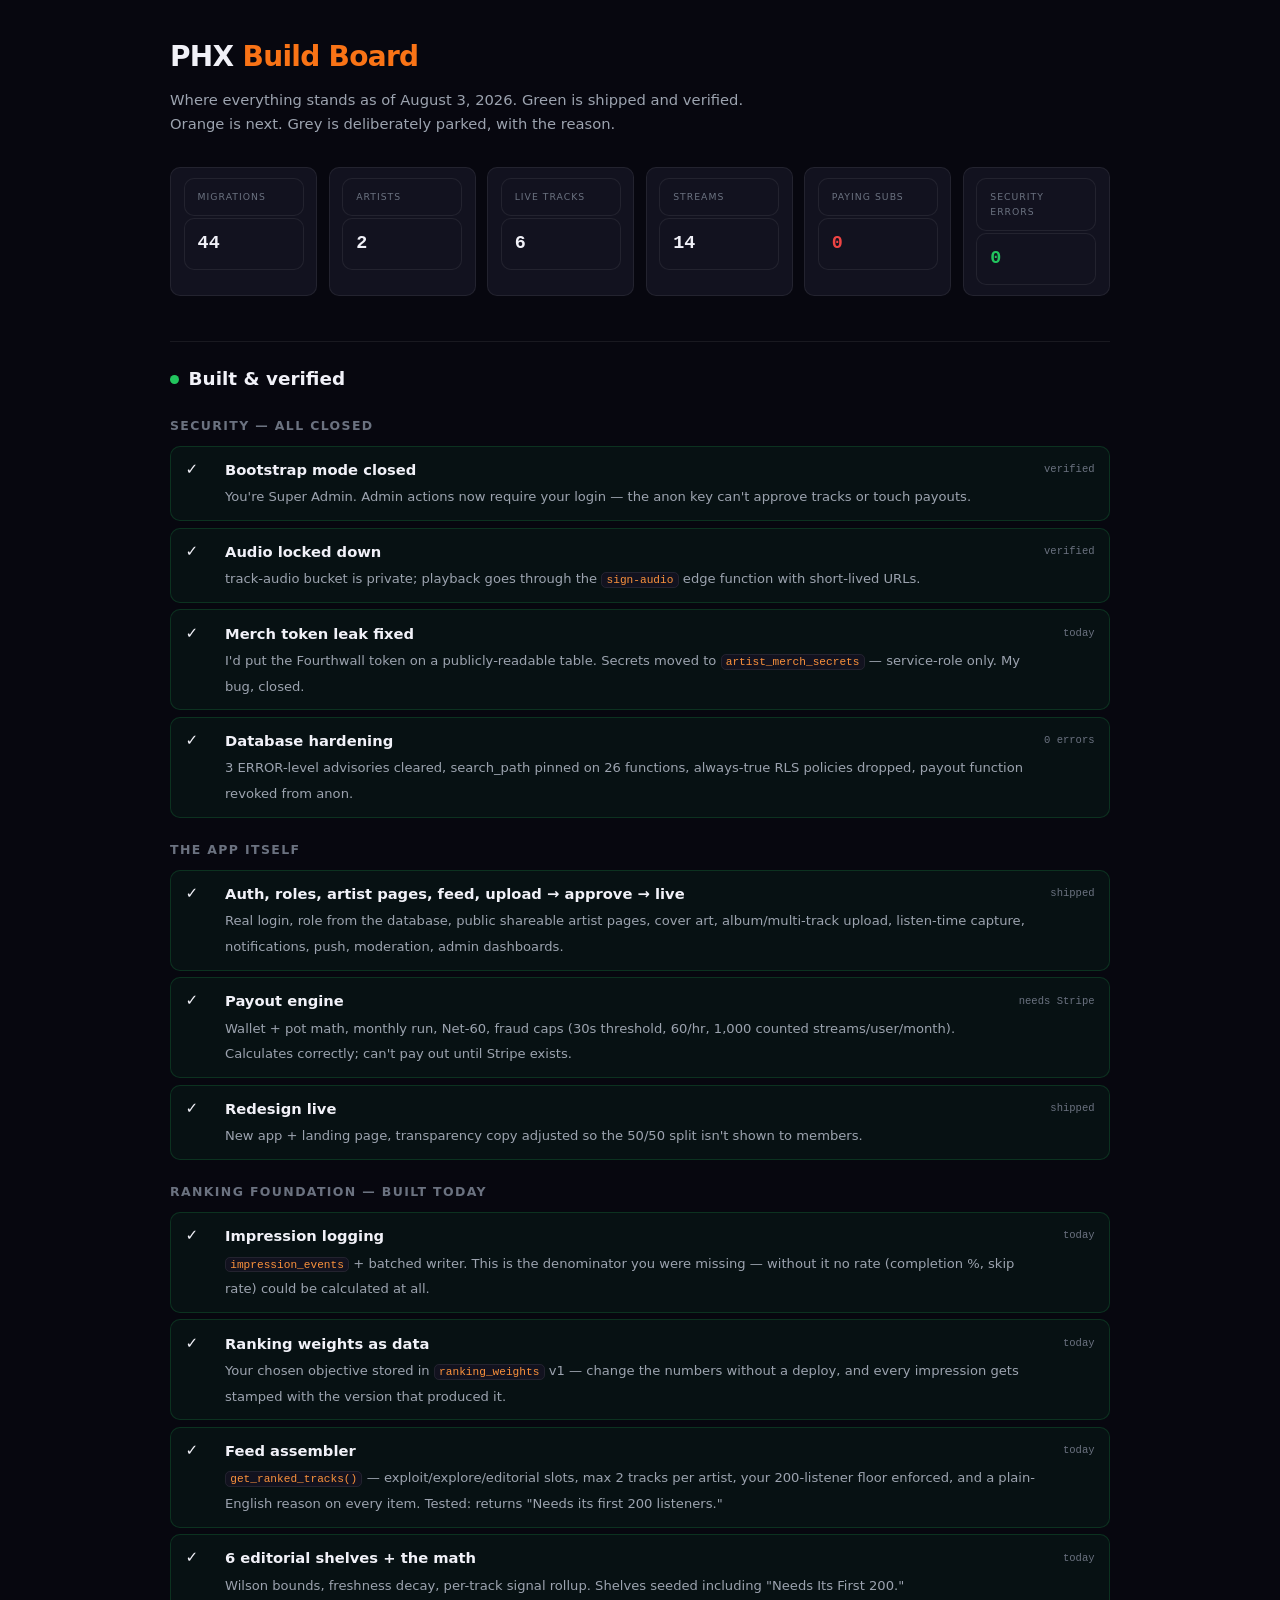
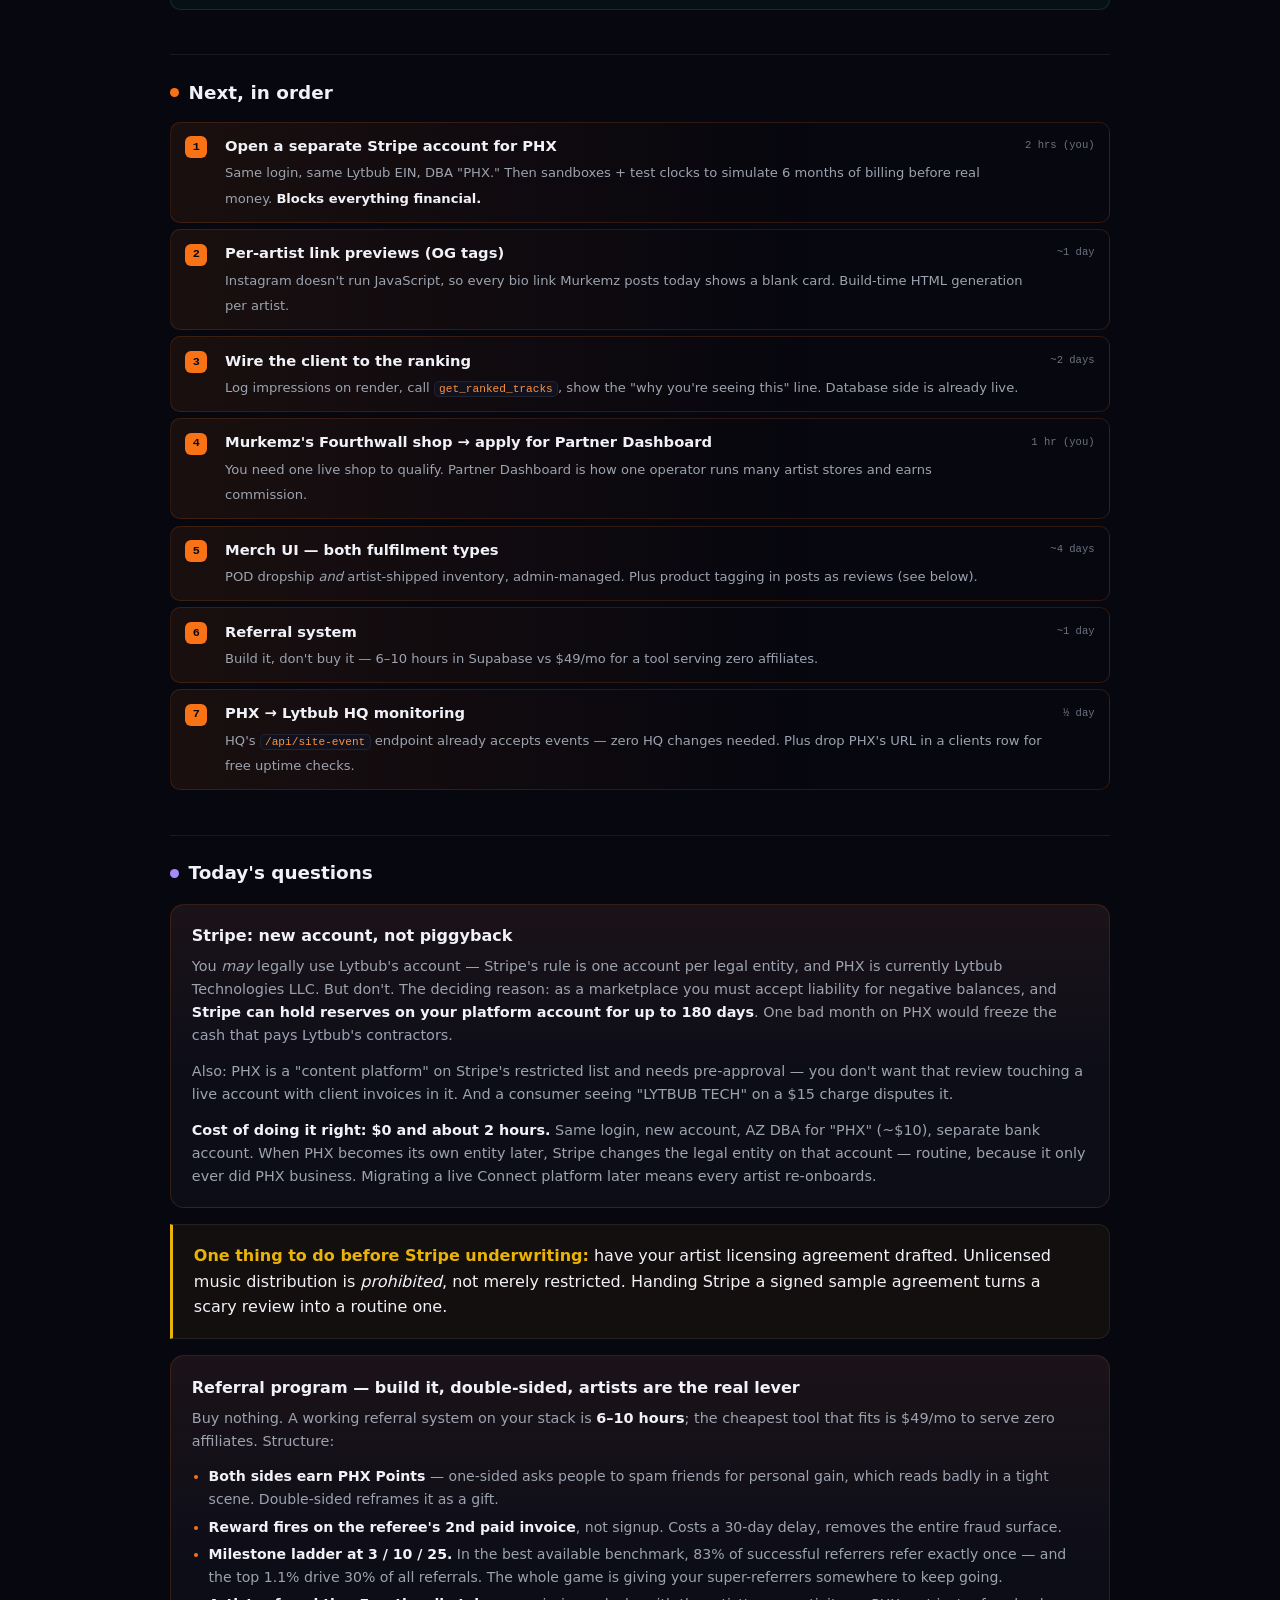
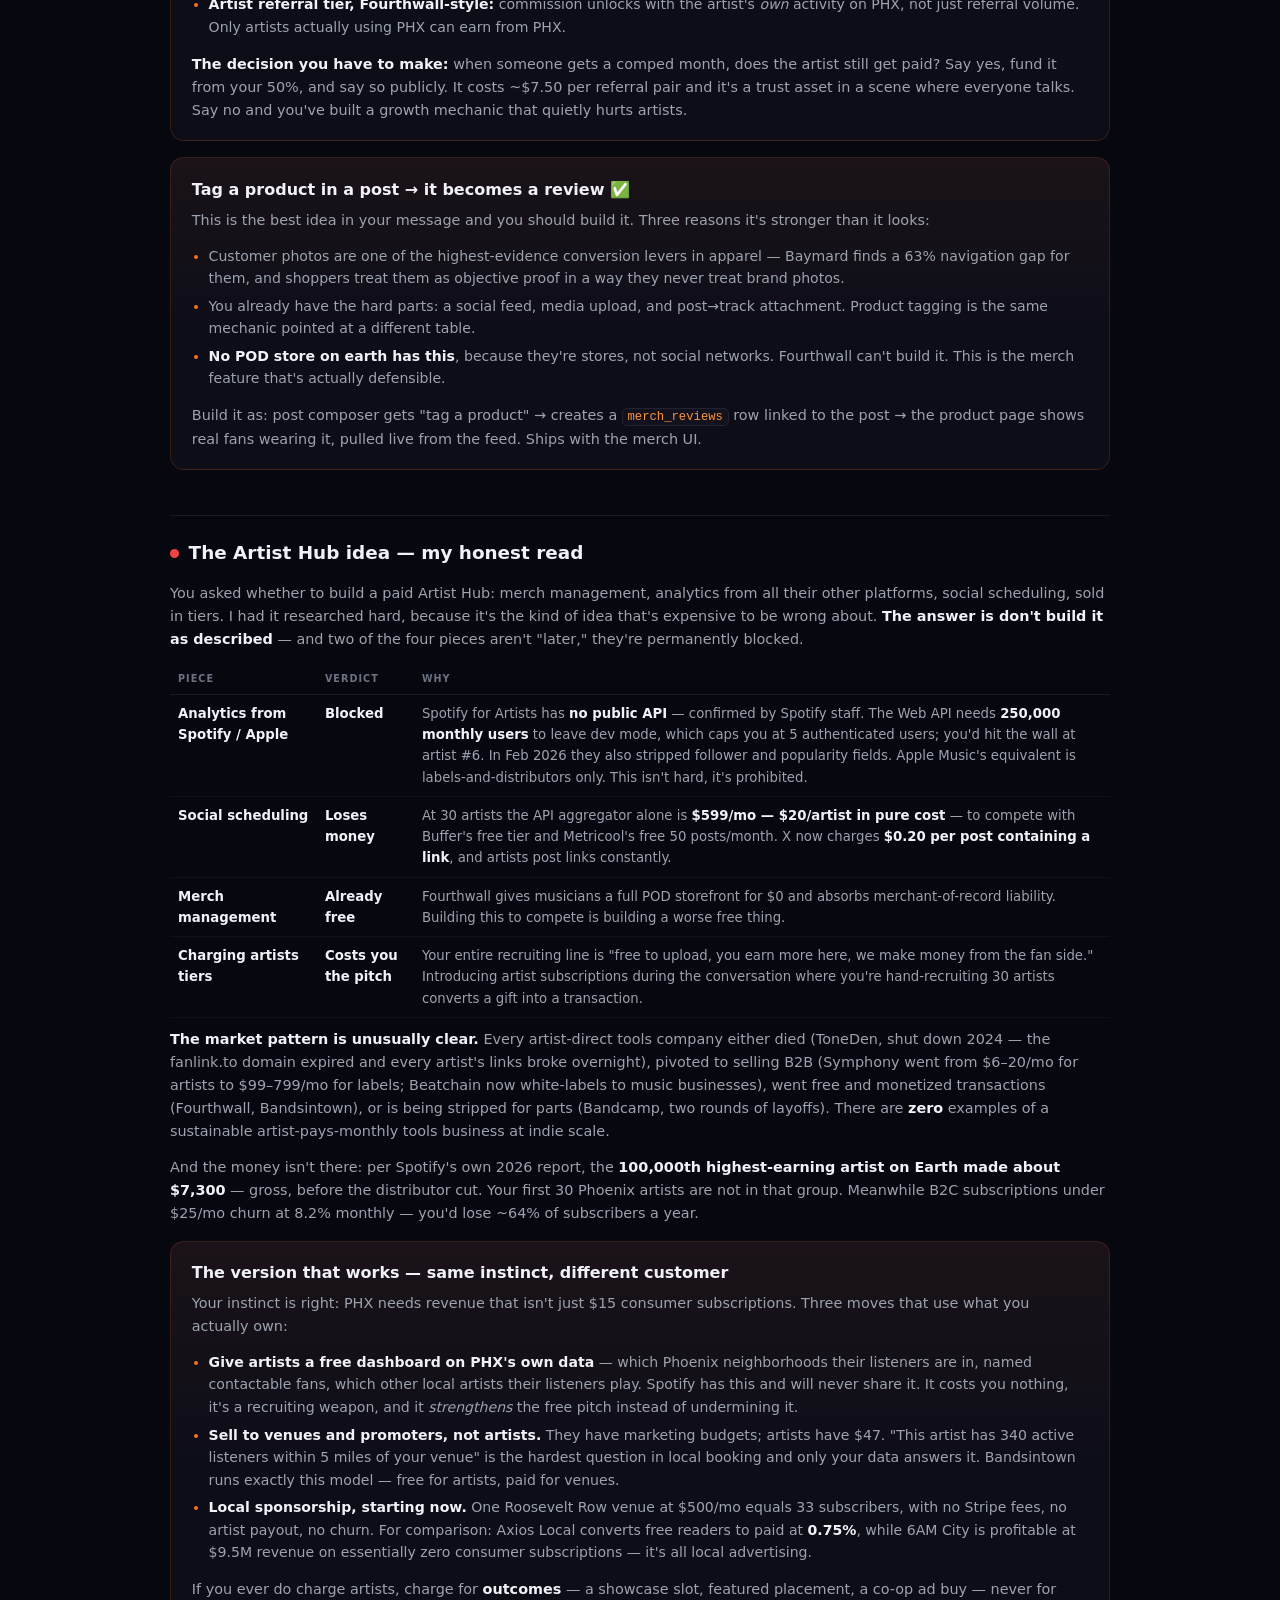
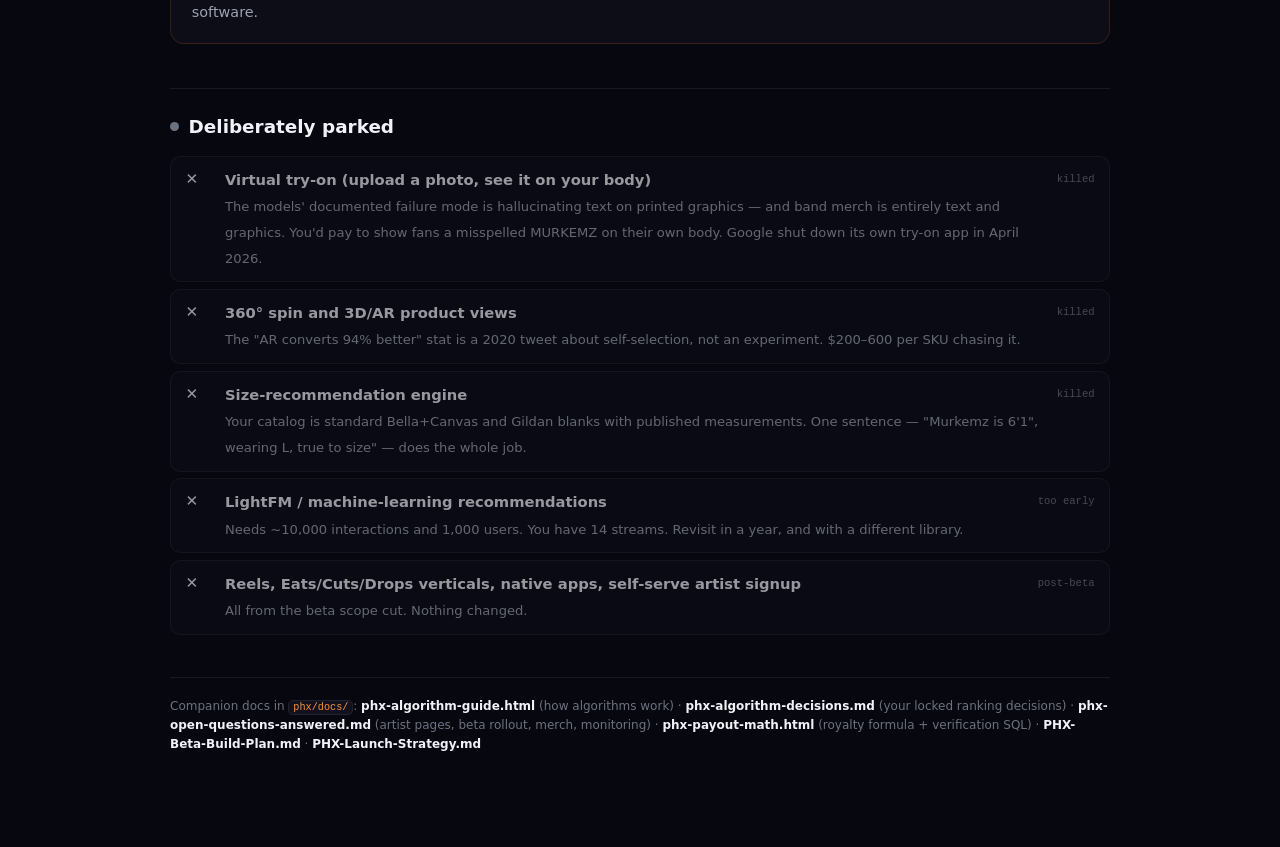
<file: docs/phx-build-board.html>
<!DOCTYPE html>
<!-- STATUS: superseded by PHX-Master-Status-and-Loose-Ends.md — historical build-board snapshot -->
<html lang="en">
<head>
<meta charset="UTF-8">
<meta name="viewport" content="width=device-width,initial-scale=1.0">
<title>PHX — Build Board</title>
<style>
:root{--bg:#07070F;--bg2:#0D0D18;--bg3:#12121F;--line:rgba(249,115,22,.16);--line2:rgba(255,255,255,.07);--orange:#F97316;--orange-l:#FB923C;--green:#22C55E;--gold:#EAB308;--red:#EF4444;--purple:#A78BFA;--white:#F1F1F8;--muted:#9CA3AF;--faint:#6B7280;--mono:ui-monospace,'SF Mono',Menlo,monospace}
*{box-sizing:border-box;margin:0;padding:0}
body{background:var(--bg);color:var(--white);font-family:'Space Grotesk',system-ui,-apple-system,sans-serif;line-height:1.6;padding:2.2rem 1.1rem 5rem}
.wrap{max-width:940px;margin:0 auto}
h1{font-size:1.75rem;letter-spacing:-.025em}
h1 span{color:var(--orange)}
.sub{color:var(--muted);font-size:.92rem;margin:.5rem 0 2rem;max-width:620px}
h2{font-size:1.15rem;margin:2.8rem 0 .9rem;padding-top:1.4rem;border-top:1px solid var(--line2);display:flex;align-items:center;gap:.6rem}
h2 .dot{width:9px;height:9px;border-radius:50%;flex-shrink:0}
h3{font-size:.78rem;letter-spacing:.11em;text-transform:uppercase;color:var(--faint);margin:1.4rem 0 .6rem;font-weight:600}
p{color:var(--muted);font-size:.9rem;margin-bottom:.8rem}
b{color:var(--white);font-weight:600}
code{font-family:var(--mono);font-size:.85em;background:var(--bg3);border:1px solid var(--line2);border-radius:5px;padding:.08em .38em;color:var(--orange-l)}
.row{display:grid;grid-template-columns:26px 1fr auto;gap:.85rem;padding:.7rem .9rem;border-radius:10px;align-items:start;margin-bottom:.4rem;background:var(--bg2);border:1px solid var(--line2)}
.row .ico{font-size:.95rem;line-height:1.45}
.row .body strong{display:block;color:var(--white);font-size:.92rem;font-weight:600;margin-bottom:.12rem}
.row .body span{font-size:.82rem;color:var(--muted)}
.row .tag{font-family:var(--mono);font-size:.66rem;color:var(--faint);white-space:nowrap;padding-top:.2rem}
.row.done{background:rgba(34,197,94,.055);border-color:rgba(34,197,94,.18)}
.row.next{background:linear-gradient(90deg,rgba(249,115,22,.08),transparent 70%);border-color:var(--line)}
.row.dead{opacity:.62}
.num{display:inline-flex;align-items:center;justify-content:center;width:22px;height:22px;border-radius:6px;background:var(--orange);color:#07070F;font-size:.74rem;font-weight:700;font-family:var(--mono)}
.card{background:var(--bg2);border:1px solid var(--line2);border-radius:14px;padding:1.15rem 1.3rem;margin:1rem 0}
.card.hi{border-color:var(--line);background:linear-gradient(180deg,rgba(249,115,22,.06),transparent 55%),var(--bg2)}
.card.warn{border-left:3px solid var(--gold);border-radius:0 12px 12px 0;background:rgba(234,179,8,.05)}
.card.warn b{color:var(--gold)}
.card h4{font-size:1rem;margin-bottom:.4rem}
table{width:100%;border-collapse:collapse;font-size:.83rem;margin:.6rem 0}
th{text-align:left;font-size:.6rem;letter-spacing:.11em;text-transform:uppercase;color:var(--faint);padding:.45rem .5rem;border-bottom:1px solid var(--line2)}
td{padding:.5rem .5rem;border-bottom:1px solid rgba(255,255,255,.04);color:var(--muted);vertical-align:top}
td b{color:var(--white)}
.kpi{display:grid;grid-template-columns:repeat(auto-fit,minmax(118px,1fr));gap:.7rem;margin:1rem 0}
.kpi div{background:var(--bg3);border:1px solid var(--line2);border-radius:10px;padding:.65rem .8rem}
.kpi .k{font-size:.58rem;letter-spacing:.11em;text-transform:uppercase;color:var(--faint)}
.kpi .v{font-family:var(--mono);font-size:1.15rem;font-weight:600;margin-top:.1rem}
ul{margin:.4rem 0 .9rem 1.05rem;color:var(--muted);font-size:.88rem}
li{margin-bottom:.32rem}
li::marker{color:var(--orange)}
.foot{margin-top:2.6rem;padding-top:1.2rem;border-top:1px solid var(--line2);font-size:.75rem;color:var(--faint)}
@media(max-width:600px){.row{grid-template-columns:22px 1fr}.row .tag{grid-column:2;padding-top:.3rem}}
</style>
</head>
<body>
<div class="wrap">

<h1>PHX <span>Build Board</span></h1>
<p class="sub">Where everything stands as of August 3, 2026. Green is shipped and verified. Orange is next. Grey is deliberately parked, with the reason.</p>

<div class="kpi">
  <div><div class="k">Migrations</div><div class="v">44</div></div>
  <div><div class="k">Artists</div><div class="v">2</div></div>
  <div><div class="k">Live tracks</div><div class="v">6</div></div>
  <div><div class="k">Streams</div><div class="v">14</div></div>
  <div><div class="k">Paying subs</div><div class="v" style="color:var(--red)">0</div></div>
  <div><div class="k">Security errors</div><div class="v" style="color:var(--green)">0</div></div>
</div>

<!-- ───────────────────────── BUILT ───────────────────────── -->
<h2><span class="dot" style="background:var(--green)"></span>Built &amp; verified</h2>

<h3>Security — all closed</h3>
<div class="row done"><div class="ico">✓</div><div class="body"><strong>Bootstrap mode closed</strong><span>You're Super Admin. Admin actions now require your login — the anon key can't approve tracks or touch payouts.</span></div><div class="tag">verified</div></div>
<div class="row done"><div class="ico">✓</div><div class="body"><strong>Audio locked down</strong><span>track-audio bucket is private; playback goes through the <code>sign-audio</code> edge function with short-lived URLs.</span></div><div class="tag">verified</div></div>
<div class="row done"><div class="ico">✓</div><div class="body"><strong>Merch token leak fixed</strong><span>I'd put the Fourthwall token on a publicly-readable table. Secrets moved to <code>artist_merch_secrets</code> — service-role only. My bug, closed.</span></div><div class="tag">today</div></div>
<div class="row done"><div class="ico">✓</div><div class="body"><strong>Database hardening</strong><span>3 ERROR-level advisories cleared, search_path pinned on 26 functions, always-true RLS policies dropped, payout function revoked from anon.</span></div><div class="tag">0 errors</div></div>

<h3>The app itself</h3>
<div class="row done"><div class="ico">✓</div><div class="body"><strong>Auth, roles, artist pages, feed, upload → approve → live</strong><span>Real login, role from the database, public shareable artist pages, cover art, album/multi-track upload, listen-time capture, notifications, push, moderation, admin dashboards.</span></div><div class="tag">shipped</div></div>
<div class="row done"><div class="ico">✓</div><div class="body"><strong>Payout engine</strong><span>Wallet + pot math, monthly run, Net-60, fraud caps (30s threshold, 60/hr, 1,000 counted streams/user/month). Calculates correctly; can't pay out until Stripe exists.</span></div><div class="tag">needs Stripe</div></div>
<div class="row done"><div class="ico">✓</div><div class="body"><strong>Redesign live</strong><span>New app + landing page, transparency copy adjusted so the 50/50 split isn't shown to members.</span></div><div class="tag">shipped</div></div>

<h3>Ranking foundation — built today</h3>
<div class="row done"><div class="ico">✓</div><div class="body"><strong>Impression logging</strong><span><code>impression_events</code> + batched writer. This is the denominator you were missing — without it no rate (completion %, skip rate) could be calculated at all.</span></div><div class="tag">today</div></div>
<div class="row done"><div class="ico">✓</div><div class="body"><strong>Ranking weights as data</strong><span>Your chosen objective stored in <code>ranking_weights</code> v1 — change the numbers without a deploy, and every impression gets stamped with the version that produced it.</span></div><div class="tag">today</div></div>
<div class="row done"><div class="ico">✓</div><div class="body"><strong>Feed assembler</strong><span><code>get_ranked_tracks()</code> — exploit/explore/editorial slots, max 2 tracks per artist, your 200-listener floor enforced, and a plain-English reason on every item. Tested: returns "Needs its first 200 listeners."</span></div><div class="tag">today</div></div>
<div class="row done"><div class="ico">✓</div><div class="body"><strong>6 editorial shelves + the math</strong><span>Wilson bounds, freshness decay, per-track signal rollup. Shelves seeded including "Needs Its First 200."</span></div><div class="tag">today</div></div>

<!-- ───────────────────────── NEXT ───────────────────────── -->
<h2><span class="dot" style="background:var(--orange)"></span>Next, in order</h2>

<div class="row next"><div class="ico"><span class="num">1</span></div><div class="body"><strong>Open a separate Stripe account for PHX</strong><span>Same login, same Lytbub EIN, DBA "PHX." Then sandboxes + test clocks to simulate 6 months of billing before real money. <b>Blocks everything financial.</b></span></div><div class="tag">2 hrs (you)</div></div>
<div class="row next"><div class="ico"><span class="num">2</span></div><div class="body"><strong>Per-artist link previews (OG tags)</strong><span>Instagram doesn't run JavaScript, so every bio link Murkemz posts today shows a blank card. Build-time HTML generation per artist.</span></div><div class="tag">~1 day</div></div>
<div class="row next"><div class="ico"><span class="num">3</span></div><div class="body"><strong>Wire the client to the ranking</strong><span>Log impressions on render, call <code>get_ranked_tracks</code>, show the "why you're seeing this" line. Database side is already live.</span></div><div class="tag">~2 days</div></div>
<div class="row next"><div class="ico"><span class="num">4</span></div><div class="body"><strong>Murkemz's Fourthwall shop → apply for Partner Dashboard</strong><span>You need one live shop to qualify. Partner Dashboard is how one operator runs many artist stores and earns commission.</span></div><div class="tag">1 hr (you)</div></div>
<div class="row next"><div class="ico"><span class="num">5</span></div><div class="body"><strong>Merch UI — both fulfilment types</strong><span>POD dropship <em>and</em> artist-shipped inventory, admin-managed. Plus product tagging in posts as reviews (see below).</span></div><div class="tag">~4 days</div></div>
<div class="row next"><div class="ico"><span class="num">6</span></div><div class="body"><strong>Referral system</strong><span>Build it, don't buy it — 6–10 hours in Supabase vs $49/mo for a tool serving zero affiliates.</span></div><div class="tag">~1 day</div></div>
<div class="row next"><div class="ico"><span class="num">7</span></div><div class="body"><strong>PHX → Lytbub HQ monitoring</strong><span>HQ's <code>/api/site-event</code> endpoint already accepts events — zero HQ changes needed. Plus drop PHX's URL in a clients row for free uptime checks.</span></div><div class="tag">½ day</div></div>

<!-- ───────────────────────── ANSWERS ───────────────────────── -->
<h2><span class="dot" style="background:var(--purple)"></span>Today's questions</h2>

<div class="card hi">
<h4>Stripe: new account, not piggyback</h4>
<p>You <em>may</em> legally use Lytbub's account — Stripe's rule is one account per legal entity, and PHX is currently Lytbub Technologies LLC. But don't. The deciding reason: as a marketplace you must accept liability for negative balances, and <b>Stripe can hold reserves on your platform account for up to 180 days</b>. One bad month on PHX would freeze the cash that pays Lytbub's contractors.</p>
<p>Also: PHX is a "content platform" on Stripe's restricted list and needs pre-approval — you don't want that review touching a live account with client invoices in it. And a consumer seeing "LYTBUB TECH" on a $15 charge disputes it.</p>
<p style="margin-bottom:0"><b>Cost of doing it right: $0 and about 2 hours.</b> Same login, new account, AZ DBA for "PHX" (~$10), separate bank account. When PHX becomes its own entity later, Stripe changes the legal entity on that account — routine, because it only ever did PHX business. Migrating a live Connect platform later means every artist re-onboards.</p>
</div>

<div class="card warn">
<b>One thing to do before Stripe underwriting:</b> have your artist licensing agreement drafted. Unlicensed music distribution is <em>prohibited</em>, not merely restricted. Handing Stripe a signed sample agreement turns a scary review into a routine one.
</div>

<div class="card hi">
<h4>Referral program — build it, double-sided, artists are the real lever</h4>
<p>Buy nothing. A working referral system on your stack is <b>6–10 hours</b>; the cheapest tool that fits is $49/mo to serve zero affiliates. Structure:</p>
<ul>
<li><b>Both sides earn PHX Points</b> — one-sided asks people to spam friends for personal gain, which reads badly in a tight scene. Double-sided reframes it as a gift.</li>
<li><b>Reward fires on the referee's 2nd paid invoice</b>, not signup. Costs a 30-day delay, removes the entire fraud surface.</li>
<li><b>Milestone ladder at 3 / 10 / 25.</b> In the best available benchmark, 83% of successful referrers refer exactly once — and the top 1.1% drive 30% of all referrals. The whole game is giving your super-referrers somewhere to keep going.</li>
<li><b>Artist referral tier, Fourthwall-style:</b> commission unlocks with the artist's <em>own</em> activity on PHX, not just referral volume. Only artists actually using PHX can earn from PHX.</li>
</ul>
<p style="margin-bottom:0"><b>The decision you have to make:</b> when someone gets a comped month, does the artist still get paid? Say yes, fund it from your 50%, and say so publicly. It costs ~$7.50 per referral pair and it's a trust asset in a scene where everyone talks. Say no and you've built a growth mechanic that quietly hurts artists.</p>
</div>

<div class="card hi">
<h4>Tag a product in a post → it becomes a review ✅</h4>
<p>This is the best idea in your message and you should build it. Three reasons it's stronger than it looks:</p>
<ul>
<li>Customer photos are one of the highest-evidence conversion levers in apparel — Baymard finds a 63% navigation gap for them, and shoppers treat them as objective proof in a way they never treat brand photos.</li>
<li>You already have the hard parts: a social feed, media upload, and post→track attachment. Product tagging is the same mechanic pointed at a different table.</li>
<li><b>No POD store on earth has this</b>, because they're stores, not social networks. Fourthwall can't build it. This is the merch feature that's actually defensible.</li>
</ul>
<p style="margin-bottom:0">Build it as: post composer gets "tag a product" → creates a <code>merch_reviews</code> row linked to the post → the product page shows real fans wearing it, pulled live from the feed. Ships with the merch UI.</p>
</div>

<!-- ───────────────────────── ARTIST HUB ───────────────────────── -->
<h2><span class="dot" style="background:var(--red)"></span>The Artist Hub idea — my honest read</h2>

<p>You asked whether to build a paid Artist Hub: merch management, analytics from all their other platforms, social scheduling, sold in tiers. I had it researched hard, because it's the kind of idea that's expensive to be wrong about. <b>The answer is don't build it as described</b> — and two of the four pieces aren't "later," they're permanently blocked.</p>

<table>
<tr><th>Piece</th><th>Verdict</th><th>Why</th></tr>
<tr><td><b>Analytics from Spotify / Apple</b></td><td style="color:var(--red)"><b>Blocked</b></td><td>Spotify for Artists has <b>no public API</b> — confirmed by Spotify staff. The Web API needs <b>250,000 monthly users</b> to leave dev mode, which caps you at 5 authenticated users; you'd hit the wall at artist #6. In Feb 2026 they also stripped follower and popularity fields. Apple Music's equivalent is labels-and-distributors only. This isn't hard, it's prohibited.</td></tr>
<tr><td><b>Social scheduling</b></td><td style="color:var(--red)"><b>Loses money</b></td><td>At 30 artists the API aggregator alone is <b>$599/mo — $20/artist in pure cost</b> — to compete with Buffer's free tier and Metricool's free 50 posts/month. X now charges <b>$0.20 per post containing a link</b>, and artists post links constantly.</td></tr>
<tr><td><b>Merch management</b></td><td style="color:var(--gold)"><b>Already free</b></td><td>Fourthwall gives musicians a full POD storefront for $0 and absorbs merchant-of-record liability. Building this to compete is building a worse free thing.</td></tr>
<tr><td><b>Charging artists tiers</b></td><td style="color:var(--red)"><b>Costs you the pitch</b></td><td>Your entire recruiting line is "free to upload, you earn more here, we make money from the fan side." Introducing artist subscriptions during the conversation where you're hand-recruiting 30 artists converts a gift into a transaction.</td></tr>
</table>

<p><b>The market pattern is unusually clear.</b> Every artist-direct tools company either died (ToneDen, shut down 2024 — the fanlink.to domain expired and every artist's links broke overnight), pivoted to selling B2B (Symphony went from $6–20/mo for artists to $99–799/mo for labels; Beatchain now white-labels to music businesses), went free and monetized transactions (Fourthwall, Bandsintown), or is being stripped for parts (Bandcamp, two rounds of layoffs). There are <b>zero</b> examples of a sustainable artist-pays-monthly tools business at indie scale.</p>

<p>And the money isn't there: per Spotify's own 2026 report, the <b>100,000th highest-earning artist on Earth made about $7,300</b> — gross, before the distributor cut. Your first 30 Phoenix artists are not in that group. Meanwhile B2C subscriptions under $25/mo churn at 8.2% monthly — you'd lose ~64% of subscribers a year.</p>

<div class="card hi">
<h4>The version that works — same instinct, different customer</h4>
<p>Your instinct is right: PHX needs revenue that isn't just $15 consumer subscriptions. Three moves that use what you actually own:</p>
<ul>
<li><b>Give artists a free dashboard on PHX's own data</b> — which Phoenix neighborhoods their listeners are in, named contactable fans, which other local artists their listeners play. Spotify has this and will never share it. It costs you nothing, it's a recruiting weapon, and it <em>strengthens</em> the free pitch instead of undermining it.</li>
<li><b>Sell to venues and promoters, not artists.</b> They have marketing budgets; artists have $47. "This artist has 340 active listeners within 5 miles of your venue" is the hardest question in local booking and only your data answers it. Bandsintown runs exactly this model — free for artists, paid for venues.</li>
<li><b>Local sponsorship, starting now.</b> One Roosevelt Row venue at $500/mo equals 33 subscribers, with no Stripe fees, no artist payout, no churn. For comparison: Axios Local converts free readers to paid at <b>0.75%</b>, while 6AM City is profitable at $9.5M revenue on essentially zero consumer subscriptions — it's all local advertising.</li>
</ul>
<p style="margin-bottom:0">If you ever do charge artists, charge for <b>outcomes</b> — a showcase slot, featured placement, a co-op ad buy — never for software.</p>
</div>

<!-- ───────────────────────── PARKED ───────────────────────── -->
<h2><span class="dot" style="background:var(--faint)"></span>Deliberately parked</h2>

<div class="row dead"><div class="ico">✕</div><div class="body"><strong>Virtual try-on (upload a photo, see it on your body)</strong><span>The models' documented failure mode is hallucinating text on printed graphics — and band merch is entirely text and graphics. You'd pay to show fans a misspelled MURKEMZ on their own body. Google shut down its own try-on app in April 2026.</span></div><div class="tag">killed</div></div>
<div class="row dead"><div class="ico">✕</div><div class="body"><strong>360° spin and 3D/AR product views</strong><span>The "AR converts 94% better" stat is a 2020 tweet about self-selection, not an experiment. $200–600 per SKU chasing it.</span></div><div class="tag">killed</div></div>
<div class="row dead"><div class="ico">✕</div><div class="body"><strong>Size-recommendation engine</strong><span>Your catalog is standard Bella+Canvas and Gildan blanks with published measurements. One sentence — "Murkemz is 6'1", wearing L, true to size" — does the whole job.</span></div><div class="tag">killed</div></div>
<div class="row dead"><div class="ico">✕</div><div class="body"><strong>LightFM / machine-learning recommendations</strong><span>Needs ~10,000 interactions and 1,000 users. You have 14 streams. Revisit in a year, and with a different library.</span></div><div class="tag">too early</div></div>
<div class="row dead"><div class="ico">✕</div><div class="body"><strong>Reels, Eats/Cuts/Drops verticals, native apps, self-serve artist signup</strong><span>All from the beta scope cut. Nothing changed.</span></div><div class="tag">post-beta</div></div>

<p class="foot">Companion docs in <code>phx/docs/</code>: <b>phx-algorithm-guide.html</b> (how algorithms work) · <b>phx-algorithm-decisions.md</b> (your locked ranking decisions) · <b>phx-open-questions-answered.md</b> (artist pages, beta rollout, merch, monitoring) · <b>phx-payout-math.html</b> (royalty formula + verification SQL) · <b>PHX-Beta-Build-Plan.md</b> · <b>PHX-Launch-Strategy.md</b></p>

</div>
</body>
</html>
</file>
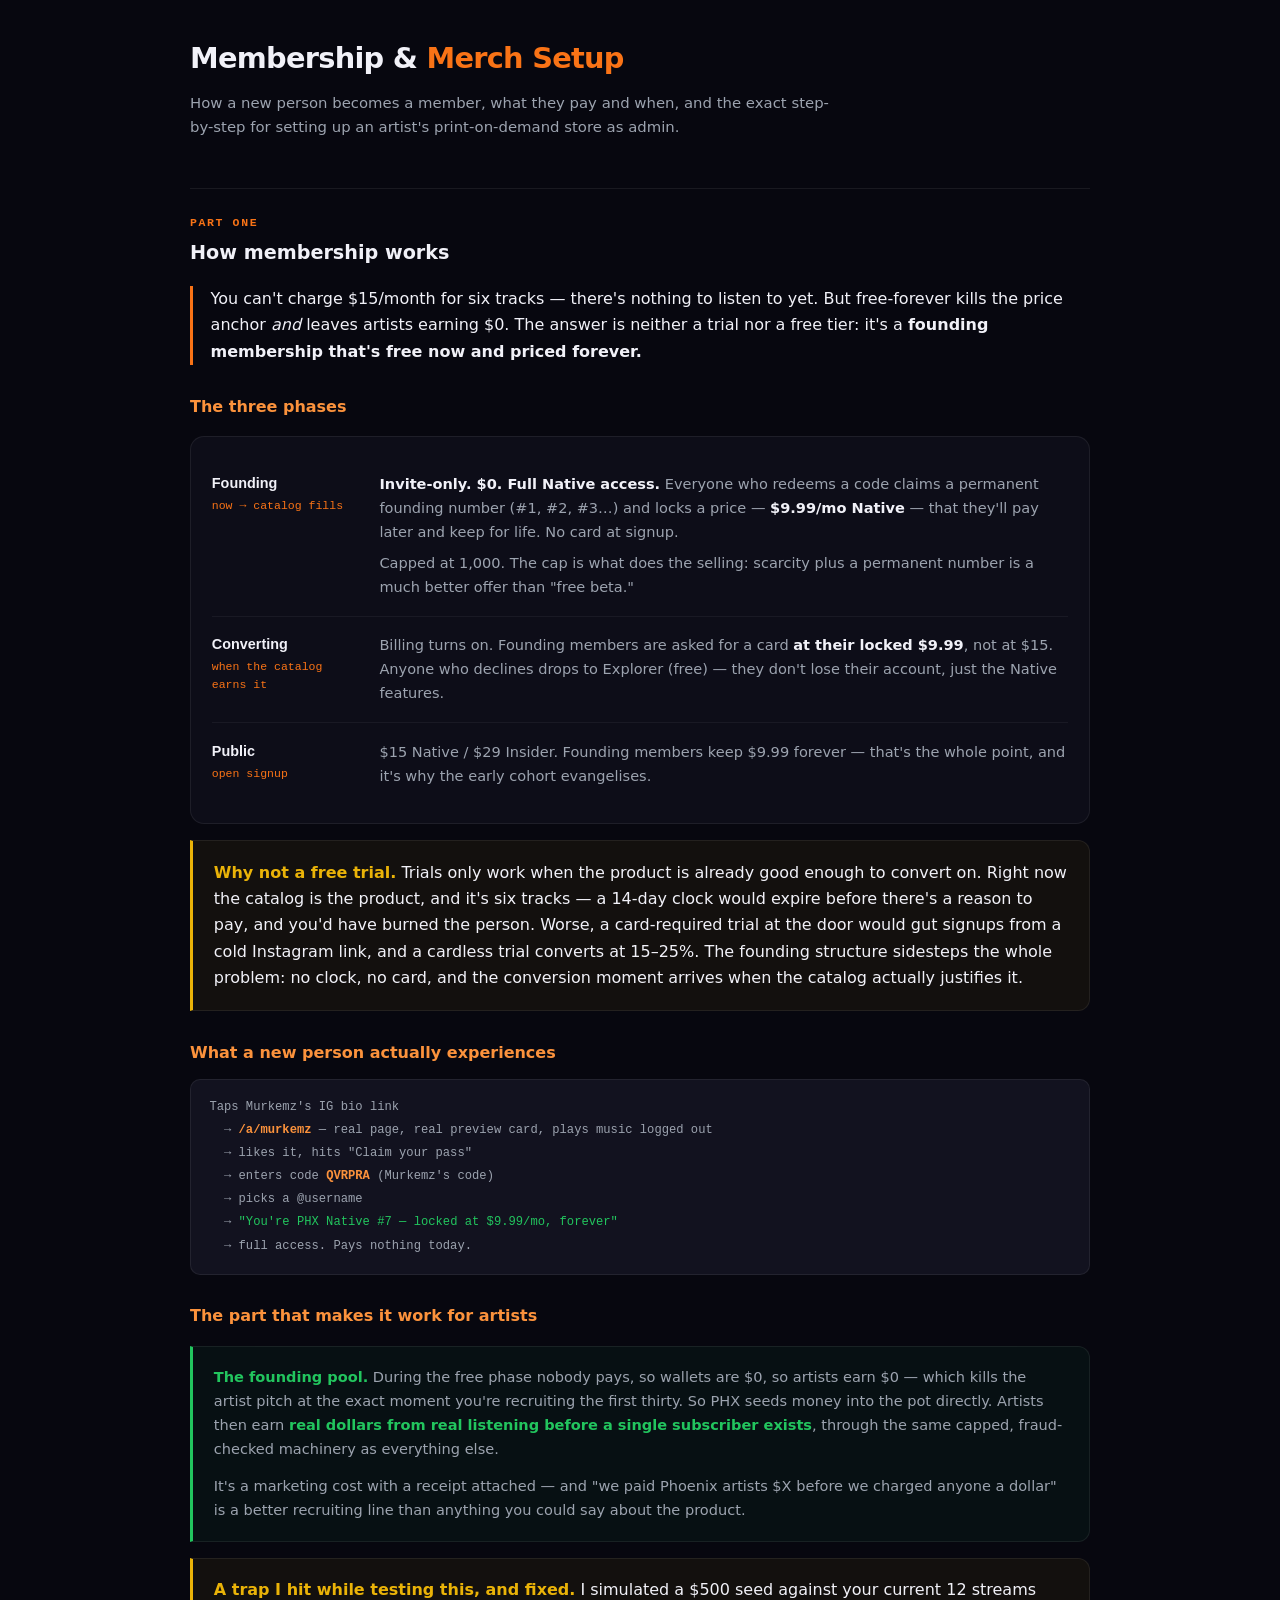
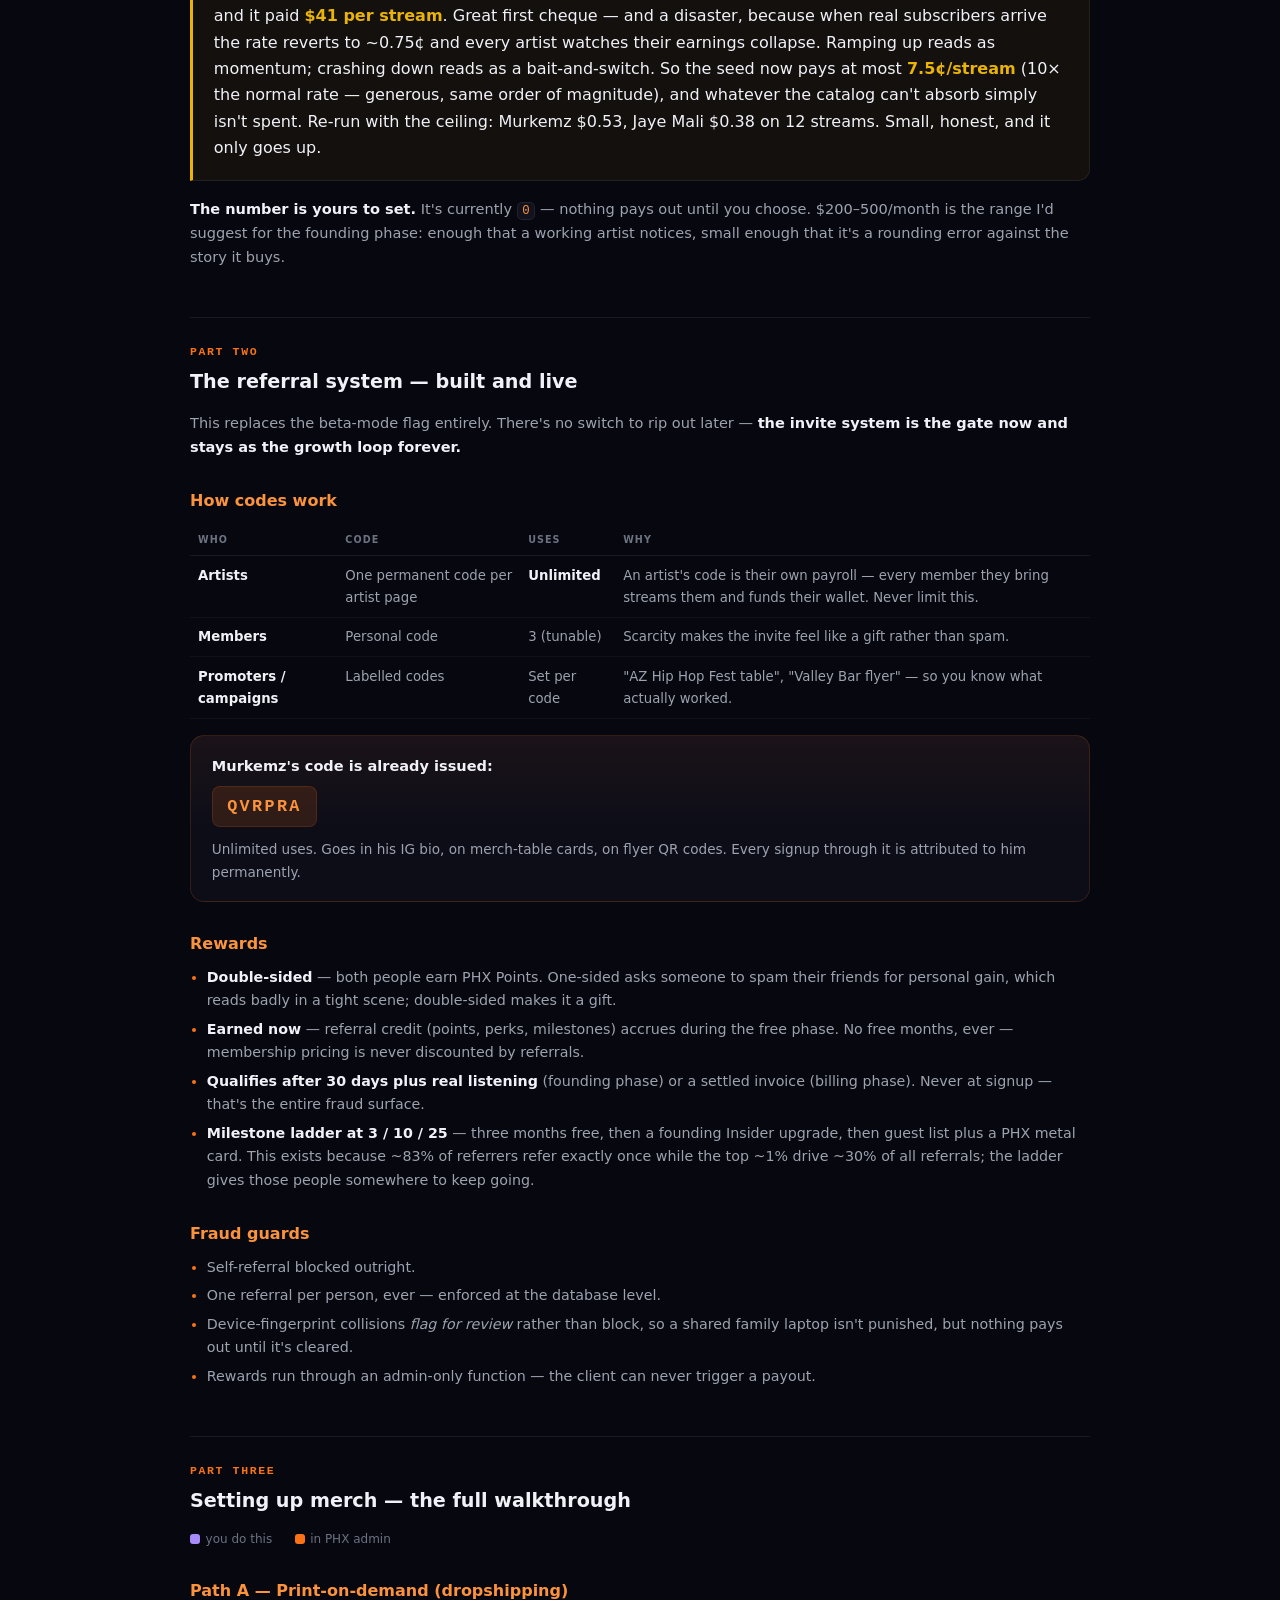
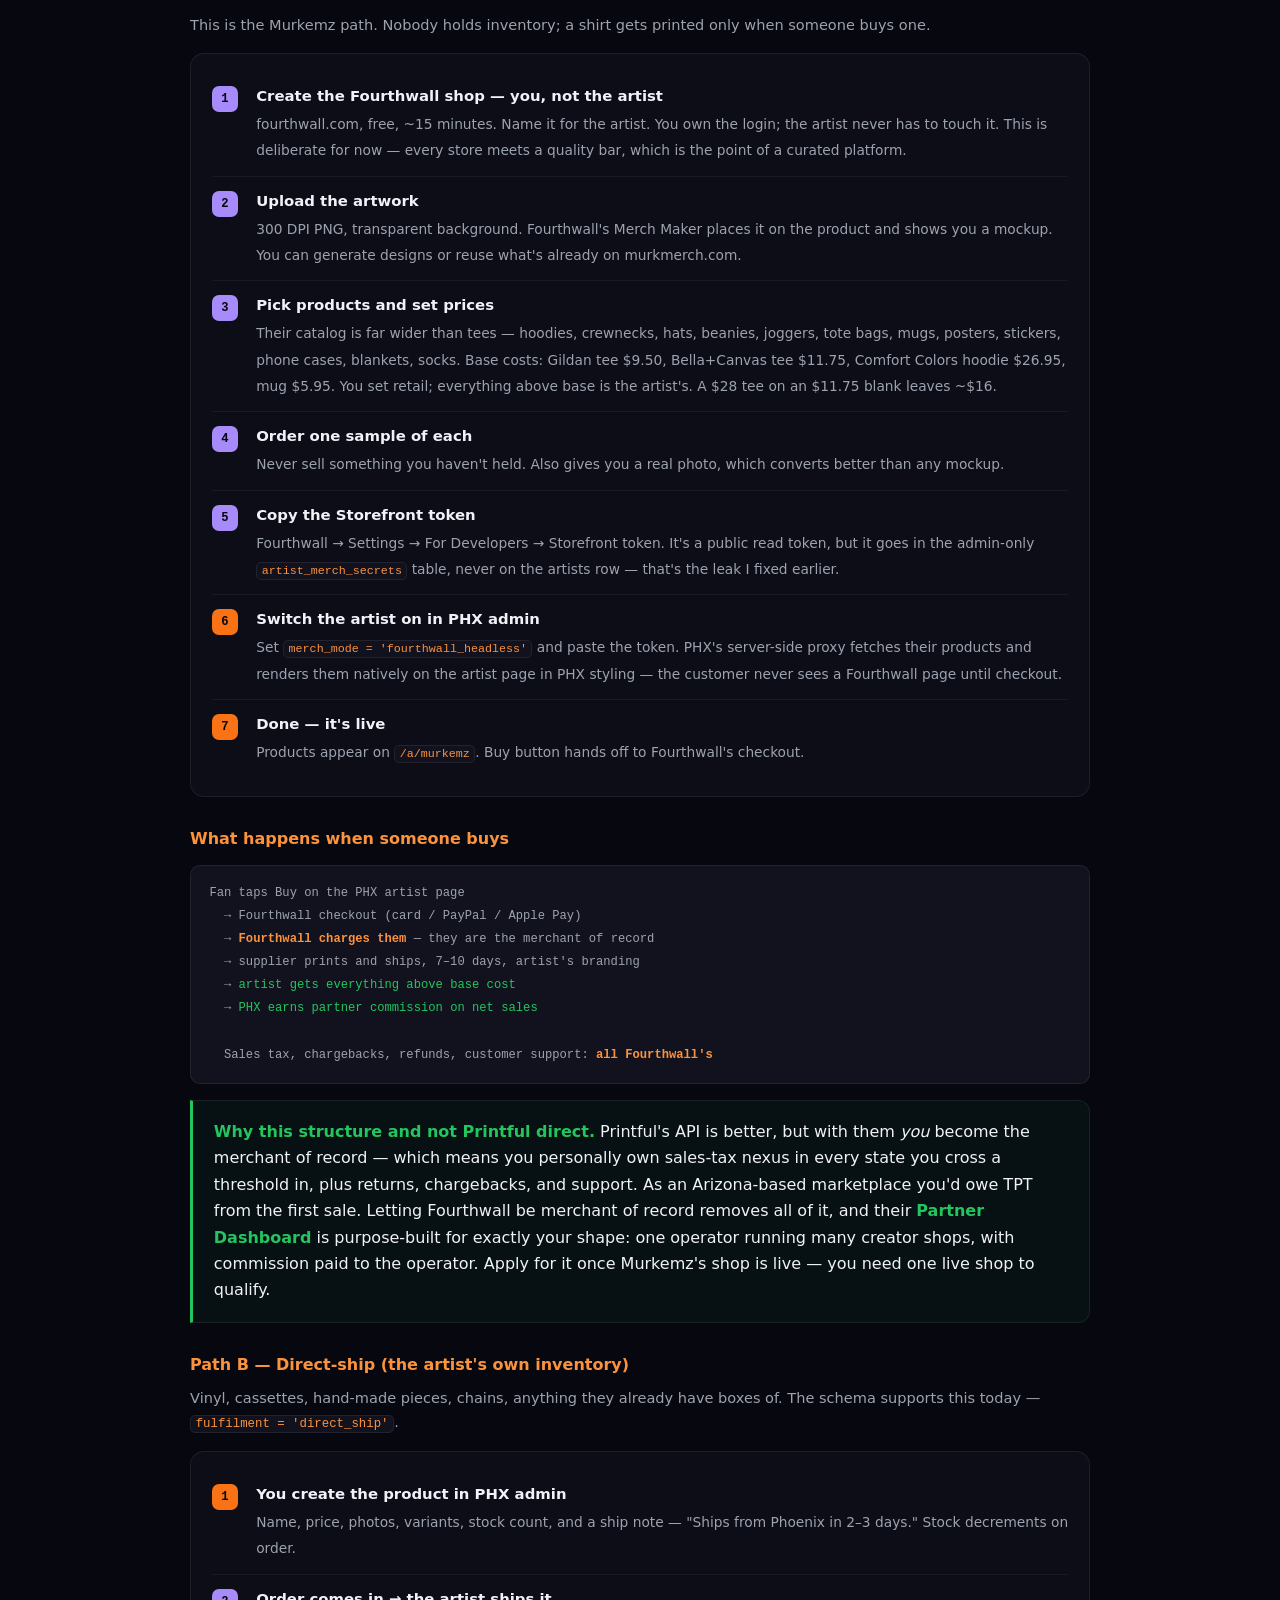
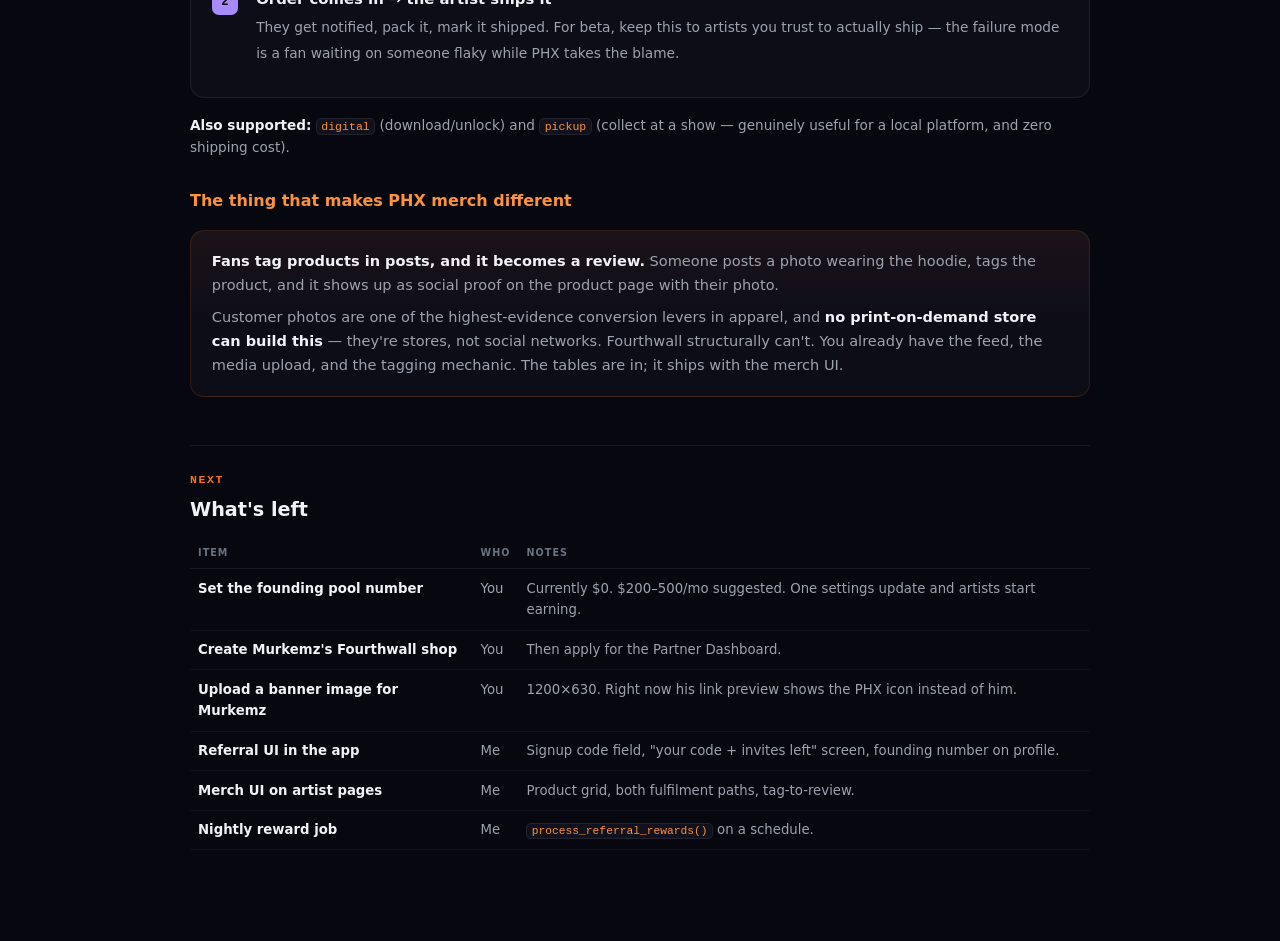
<file: docs/phx-membership-and-merch.html>
<!DOCTYPE html>
<!-- STATUS: current as of 2026-08-07 — setup guide -->
<html lang="en">
<head>
<meta charset="UTF-8">
<meta name="viewport" content="width=device-width,initial-scale=1.0">
<title>PHX — Membership &amp; Merch Setup</title>
<style>
:root{--bg:#07070F;--bg2:#0D0D18;--bg3:#12121F;--line:rgba(249,115,22,.16);--line2:rgba(255,255,255,.07);--orange:#F97316;--orange-l:#FB923C;--green:#22C55E;--gold:#EAB308;--red:#EF4444;--purple:#A78BFA;--white:#F1F1F8;--muted:#9CA3AF;--faint:#6B7280;--mono:ui-monospace,'SF Mono',Menlo,monospace}
*{box-sizing:border-box;margin:0;padding:0}
body{background:var(--bg);color:var(--white);font-family:'Space Grotesk',system-ui,-apple-system,sans-serif;line-height:1.65;padding:2.2rem 1.1rem 5rem}
.wrap{max-width:900px;margin:0 auto}
h1{font-size:1.8rem;letter-spacing:-.025em}
h1 span{color:var(--orange)}
.sub{color:var(--muted);font-size:.93rem;margin:.5rem 0 2rem;max-width:640px}
h2{font-size:1.2rem;margin:3rem 0 .8rem;padding-top:1.5rem;border-top:1px solid var(--line2)}
h2 .n{color:var(--orange);font-family:var(--mono);font-size:.72rem;display:block;letter-spacing:.14em;margin-bottom:.3rem}
h3{font-size:1rem;margin:1.8rem 0 .5rem;color:var(--orange-l)}
p{color:var(--muted);font-size:.91rem;margin-bottom:.8rem}
b{color:var(--white);font-weight:600}
code{font-family:var(--mono);font-size:.85em;background:var(--bg3);border:1px solid var(--line2);border-radius:5px;padding:.08em .38em;color:var(--orange-l)}
.lede{font-size:1rem;color:var(--white);border-left:3px solid var(--orange);padding-left:1.1rem;margin:1.1rem 0 1.5rem}
.card{background:var(--bg2);border:1px solid var(--line2);border-radius:14px;padding:1.15rem 1.3rem;margin:1rem 0}
.card.hi{border-color:var(--line);background:linear-gradient(180deg,rgba(249,115,22,.06),transparent 55%),var(--bg2)}
.card.warn{border-left:3px solid var(--gold);border-radius:0 12px 12px 0;background:rgba(234,179,8,.055)}
.card.warn b{color:var(--gold)}
.card.good{border-left:3px solid var(--green);border-radius:0 12px 12px 0;background:rgba(34,197,94,.05)}
.card.good b{color:var(--green)}
table{width:100%;border-collapse:collapse;font-size:.83rem;margin:.7rem 0}
th{text-align:left;font-size:.6rem;letter-spacing:.11em;text-transform:uppercase;color:var(--faint);padding:.45rem .5rem;border-bottom:1px solid var(--line2)}
td{padding:.52rem .5rem;border-bottom:1px solid rgba(255,255,255,.04);color:var(--muted);vertical-align:top}
td b{color:var(--white)}
.phase{display:grid;grid-template-columns:150px 1fr;gap:1.1rem;padding:1.05rem 0;border-bottom:1px solid rgba(255,255,255,.05)}
.phase:last-child{border-bottom:none}
.phase .lbl{font-family:var(--mono);font-size:.72rem;color:var(--orange);line-height:1.55}
.phase .lbl b{display:block;font-family:'Space Grotesk',sans-serif;font-size:.9rem;color:var(--white);margin-bottom:.15rem}
.step{display:grid;grid-template-columns:30px 1fr;gap:.9rem;padding:.75rem 0;border-bottom:1px solid rgba(255,255,255,.05)}
.step:last-child{border-bottom:none}
.step .n{display:inline-flex;align-items:center;justify-content:center;width:26px;height:26px;border-radius:7px;background:var(--orange);color:#07070F;font-size:.76rem;font-weight:700;font-family:var(--mono)}
.step .n.you{background:var(--purple);color:#07070F}
.step strong{display:block;color:var(--white);font-size:.93rem;margin-bottom:.15rem}
.step span{font-size:.86rem;color:var(--muted)}
.flow{font-family:var(--mono);font-size:.76rem;line-height:1.9;background:var(--bg3);border:1px solid var(--line2);border-radius:10px;padding:1rem 1.15rem;overflow-x:auto;white-space:pre;color:var(--muted);margin:.8rem 0}
.flow b{color:var(--orange-l)}
.flow .g{color:var(--green)}
ul{margin:.4rem 0 .9rem 1.05rem;color:var(--muted);font-size:.89rem}
li{margin-bottom:.32rem}
li::marker{color:var(--orange)}
.chip{display:inline-block;font-family:var(--mono);font-size:1.05rem;font-weight:700;letter-spacing:.14em;background:rgba(249,115,22,.14);border:1px solid var(--line);color:var(--orange-l);border-radius:8px;padding:.35rem .9rem}
.legend{display:flex;gap:1.4rem;font-size:.75rem;color:var(--faint);margin-bottom:.8rem;flex-wrap:wrap}
.legend i{font-style:normal;display:inline-flex;align-items:center;gap:.35rem}
.dot{width:10px;height:10px;border-radius:3px;display:inline-block}
@media(max-width:600px){.phase{grid-template-columns:1fr;gap:.3rem}}
</style>
</head>
<body>
<div class="wrap">

<h1>Membership &amp; <span>Merch Setup</span></h1>
<p class="sub">How a new person becomes a member, what they pay and when, and the exact step-by-step for setting up an artist's print-on-demand store as admin.</p>

<!-- ══════════════ MEMBERSHIP ══════════════ -->
<h2><span class="n">PART ONE</span>How membership works</h2>

<p class="lede">You can't charge $15/month for six tracks — there's nothing to listen to yet. But free-forever kills the price anchor <em>and</em> leaves artists earning $0. The answer is neither a trial nor a free tier: it's a <b>founding membership that's free now and priced forever.</b></p>

<h3>The three phases</h3>
<div class="card">
<div class="phase">
  <div class="lbl"><b>Founding</b>now → catalog fills</div>
  <div>
    <p style="margin-bottom:.4rem"><b>Invite-only. $0. Full Native access.</b> Everyone who redeems a code claims a permanent founding number (#1, #2, #3…) and locks a price — <b>$9.99/mo Native</b> — that they'll pay later and keep for life. No card at signup.</p>
    <p style="margin-bottom:0">Capped at 1,000. The cap is what does the selling: scarcity plus a permanent number is a much better offer than "free beta."</p>
  </div>
</div>
<div class="phase">
  <div class="lbl"><b>Converting</b>when the catalog earns it</div>
  <div>
    <p style="margin-bottom:0">Billing turns on. Founding members are asked for a card <b>at their locked $9.99</b>, not at $15. Anyone who declines drops to Explorer (free) — they don't lose their account, just the Native features.</p>
  </div>
</div>
<div class="phase">
  <div class="lbl"><b>Public</b>open signup</div>
  <div>
    <p style="margin-bottom:0">$15 Native / $29 Insider. Founding members keep $9.99 forever — that's the whole point, and it's why the early cohort evangelises.</p>
  </div>
</div>
</div>

<div class="card warn">
<b>Why not a free trial.</b> Trials only work when the product is already good enough to convert on. Right now the catalog is the product, and it's six tracks — a 14-day clock would expire before there's a reason to pay, and you'd have burned the person. Worse, a card-required trial at the door would gut signups from a cold Instagram link, and a cardless trial converts at 15–25%. The founding structure sidesteps the whole problem: no clock, no card, and the conversion moment arrives when the catalog actually justifies it.
</div>

<h3>What a new person actually experiences</h3>
<div class="flow">Taps Murkemz's IG bio link
  → <b>/a/murkemz</b> — real page, real preview card, plays music logged out
  → likes it, hits "Claim your pass"
  → enters code <b>QVRPRA</b> (Murkemz's code)
  → picks a @username
  → <span class="g">"You're PHX Native #7 — locked at $9.99/mo, forever"</span>
  → full access. Pays nothing today.</div>

<h3>The part that makes it work for artists</h3>
<div class="card good">
<p><b>The founding pool.</b> During the free phase nobody pays, so wallets are $0, so artists earn $0 — which kills the artist pitch at the exact moment you're recruiting the first thirty. So PHX seeds money into the pot directly. Artists then earn <b>real dollars from real listening before a single subscriber exists</b>, through the same capped, fraud-checked machinery as everything else.</p>
<p style="margin-bottom:0">It's a marketing cost with a receipt attached — and "we paid Phoenix artists $X before we charged anyone a dollar" is a better recruiting line than anything you could say about the product.</p>
</div>

<div class="card warn">
<b>A trap I hit while testing this, and fixed.</b> I simulated a $500 seed against your current 12 streams and it paid <b>$41 per stream</b>. Great first cheque — and a disaster, because when real subscribers arrive the rate reverts to ~0.75¢ and every artist watches their earnings collapse. Ramping up reads as momentum; crashing down reads as a bait-and-switch. So the seed now pays at most <b>7.5¢/stream</b> (10× the normal rate — generous, same order of magnitude), and whatever the catalog can't absorb simply isn't spent. Re-run with the ceiling: Murkemz $0.53, Jaye Mali $0.38 on 12 streams. Small, honest, and it only goes up.
</div>

<p><b>The number is yours to set.</b> It's currently <code>0</code> — nothing pays out until you choose. $200–500/month is the range I'd suggest for the founding phase: enough that a working artist notices, small enough that it's a rounding error against the story it buys.</p>

<!-- ══════════════ REFERRAL ══════════════ -->
<h2><span class="n">PART TWO</span>The referral system — built and live</h2>

<p>This replaces the beta-mode flag entirely. There's no switch to rip out later — <b>the invite system is the gate now and stays as the growth loop forever.</b></p>

<h3>How codes work</h3>
<table>
<tr><th>Who</th><th>Code</th><th>Uses</th><th>Why</th></tr>
<tr><td><b>Artists</b></td><td>One permanent code per artist page</td><td><b>Unlimited</b></td><td>An artist's code is their own payroll — every member they bring streams them and funds their wallet. Never limit this.</td></tr>
<tr><td><b>Members</b></td><td>Personal code</td><td>3 (tunable)</td><td>Scarcity makes the invite feel like a gift rather than spam.</td></tr>
<tr><td><b>Promoters / campaigns</b></td><td>Labelled codes</td><td>Set per code</td><td>"AZ Hip Hop Fest table", "Valley Bar flyer" — so you know what actually worked.</td></tr>
</table>

<div class="card hi">
<p style="margin-bottom:.5rem"><b>Murkemz's code is already issued:</b></p>
<span class="chip">QVRPRA</span>
<p style="margin:.7rem 0 0;font-size:.85rem">Unlimited uses. Goes in his IG bio, on merch-table cards, on flyer QR codes. Every signup through it is attributed to him permanently.</p>
</div>

<h3>Rewards</h3>
<ul>
<li><b>Double-sided</b> — both people earn PHX Points. One-sided asks someone to spam their friends for personal gain, which reads badly in a tight scene; double-sided makes it a gift.</li>
<li><b>Earned now</b> — referral credit (points, perks, milestones) accrues during the free phase. No free months, ever — membership pricing is never discounted by referrals.</li>
<li><b>Qualifies after 30 days plus real listening</b> (founding phase) or a settled invoice (billing phase). Never at signup — that's the entire fraud surface.</li>
<li><b>Milestone ladder at 3 / 10 / 25</b> — three months free, then a founding Insider upgrade, then guest list plus a PHX metal card. This exists because ~83% of referrers refer exactly once while the top ~1% drive ~30% of all referrals; the ladder gives those people somewhere to keep going.</li>
</ul>

<h3>Fraud guards</h3>
<ul>
<li>Self-referral blocked outright.</li>
<li>One referral per person, ever — enforced at the database level.</li>
<li>Device-fingerprint collisions <em>flag for review</em> rather than block, so a shared family laptop isn't punished, but nothing pays out until it's cleared.</li>
<li>Rewards run through an admin-only function — the client can never trigger a payout.</li>
</ul>

<!-- ══════════════ MERCH ══════════════ -->
<h2><span class="n">PART THREE</span>Setting up merch — the full walkthrough</h2>

<p class="legend">
  <i><span class="dot" style="background:var(--purple)"></span> you do this</i>
  <i><span class="dot" style="background:var(--orange)"></span> in PHX admin</i>
</p>

<h3>Path A — Print-on-demand (dropshipping)</h3>
<p>This is the Murkemz path. Nobody holds inventory; a shirt gets printed only when someone buys one.</p>

<div class="card">
<div class="step"><div><span class="n you">1</span></div><div><strong>Create the Fourthwall shop — you, not the artist</strong><span>fourthwall.com, free, ~15 minutes. Name it for the artist. You own the login; the artist never has to touch it. This is deliberate for now — every store meets a quality bar, which is the point of a curated platform.</span></div></div>

<div class="step"><div><span class="n you">2</span></div><div><strong>Upload the artwork</strong><span>300 DPI PNG, transparent background. Fourthwall's Merch Maker places it on the product and shows you a mockup. You can generate designs or reuse what's already on murkmerch.com.</span></div></div>

<div class="step"><div><span class="n you">3</span></div><div><strong>Pick products and set prices</strong><span>Their catalog is far wider than tees — hoodies, crewnecks, hats, beanies, joggers, tote bags, mugs, posters, stickers, phone cases, blankets, socks. Base costs: Gildan tee $9.50, Bella+Canvas tee $11.75, Comfort Colors hoodie $26.95, mug $5.95. You set retail; everything above base is the artist's. A $28 tee on an $11.75 blank leaves ~$16.</span></div></div>

<div class="step"><div><span class="n you">4</span></div><div><strong>Order one sample of each</strong><span>Never sell something you haven't held. Also gives you a real photo, which converts better than any mockup.</span></div></div>

<div class="step"><div><span class="n you">5</span></div><div><strong>Copy the Storefront token</strong><span>Fourthwall → Settings → For Developers → Storefront token. It's a public read token, but it goes in the admin-only <code>artist_merch_secrets</code> table, never on the artists row — that's the leak I fixed earlier.</span></div></div>

<div class="step"><div><span class="n">6</span></div><div><strong>Switch the artist on in PHX admin</strong><span>Set <code>merch_mode = 'fourthwall_headless'</code> and paste the token. PHX's server-side proxy fetches their products and renders them natively on the artist page in PHX styling — the customer never sees a Fourthwall page until checkout.</span></div></div>

<div class="step"><div><span class="n">7</span></div><div><strong>Done — it's live</strong><span>Products appear on <code>/a/murkemz</code>. Buy button hands off to Fourthwall's checkout.</span></div></div>
</div>

<h3>What happens when someone buys</h3>
<div class="flow">Fan taps Buy on the PHX artist page
  → Fourthwall checkout (card / PayPal / Apple Pay)
  → <b>Fourthwall charges them</b> — they are the merchant of record
  → supplier prints and ships, 7–10 days, artist's branding
  → <span class="g">artist gets everything above base cost</span>
  → <span class="g">PHX earns partner commission on net sales</span>

  Sales tax, chargebacks, refunds, customer support: <b>all Fourthwall's</b></div>

<div class="card good">
<b>Why this structure and not Printful direct.</b> Printful's API is better, but with them <em>you</em> become the merchant of record — which means you personally own sales-tax nexus in every state you cross a threshold in, plus returns, chargebacks, and support. As an Arizona-based marketplace you'd owe TPT from the first sale. Letting Fourthwall be merchant of record removes all of it, and their <b>Partner Dashboard</b> is purpose-built for exactly your shape: one operator running many creator shops, with commission paid to the operator. Apply for it once Murkemz's shop is live — you need one live shop to qualify.
</div>

<h3>Path B — Direct-ship (the artist's own inventory)</h3>
<p>Vinyl, cassettes, hand-made pieces, chains, anything they already have boxes of. The schema supports this today — <code>fulfilment = 'direct_ship'</code>.</p>
<div class="card">
<div class="step"><div><span class="n">1</span></div><div><strong>You create the product in PHX admin</strong><span>Name, price, photos, variants, stock count, and a ship note — "Ships from Phoenix in 2–3 days." Stock decrements on order.</span></div></div>
<div class="step"><div><span class="n you">2</span></div><div><strong>Order comes in → the artist ships it</strong><span>They get notified, pack it, mark it shipped. For beta, keep this to artists you trust to actually ship — the failure mode is a fan waiting on someone flaky while PHX takes the blame.</span></div></div>
</div>
<p style="font-size:.85rem"><b>Also supported:</b> <code>digital</code> (download/unlock) and <code>pickup</code> (collect at a show — genuinely useful for a local platform, and zero shipping cost).</p>

<h3>The thing that makes PHX merch different</h3>
<div class="card hi">
<p style="margin-bottom:.5rem"><b>Fans tag products in posts, and it becomes a review.</b> Someone posts a photo wearing the hoodie, tags the product, and it shows up as social proof on the product page with their photo.</p>
<p style="margin-bottom:0">Customer photos are one of the highest-evidence conversion levers in apparel, and <b>no print-on-demand store can build this</b> — they're stores, not social networks. Fourthwall structurally can't. You already have the feed, the media upload, and the tagging mechanic. The tables are in; it ships with the merch UI.</p>
</div>

<!-- ══════════════ NEXT ══════════════ -->
<h2><span class="n">NEXT</span>What's left</h2>
<table>
<tr><th>Item</th><th>Who</th><th>Notes</th></tr>
<tr><td><b>Set the founding pool number</b></td><td>You</td><td>Currently $0. $200–500/mo suggested. One settings update and artists start earning.</td></tr>
<tr><td><b>Create Murkemz's Fourthwall shop</b></td><td>You</td><td>Then apply for the Partner Dashboard.</td></tr>
<tr><td><b>Upload a banner image for Murkemz</b></td><td>You</td><td>1200×630. Right now his link preview shows the PHX icon instead of him.</td></tr>
<tr><td><b>Referral UI in the app</b></td><td>Me</td><td>Signup code field, "your code + invites left" screen, founding number on profile.</td></tr>
<tr><td><b>Merch UI on artist pages</b></td><td>Me</td><td>Product grid, both fulfilment paths, tag-to-review.</td></tr>
<tr><td><b>Nightly reward job</b></td><td>Me</td><td><code>process_referral_rewards()</code> on a schedule.</td></tr>
</table>

</div>
</body>
</html>
</file>
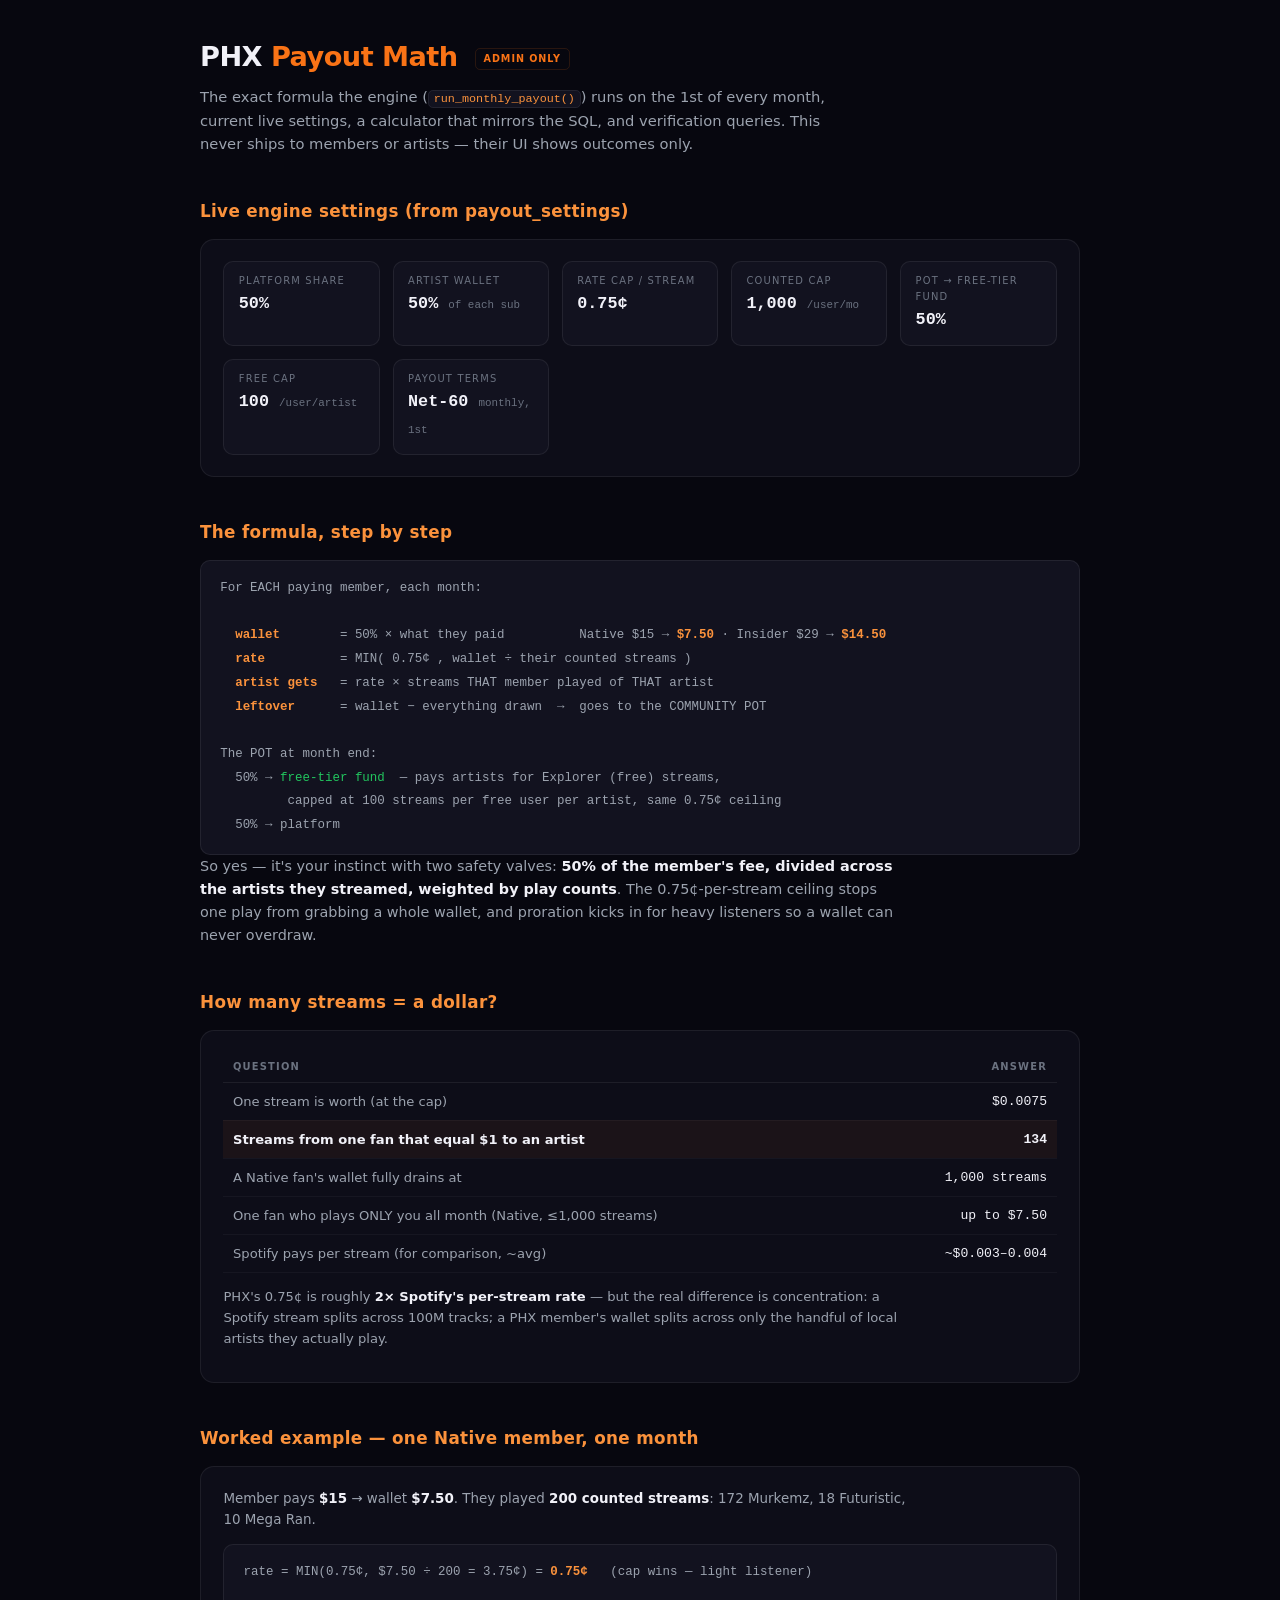
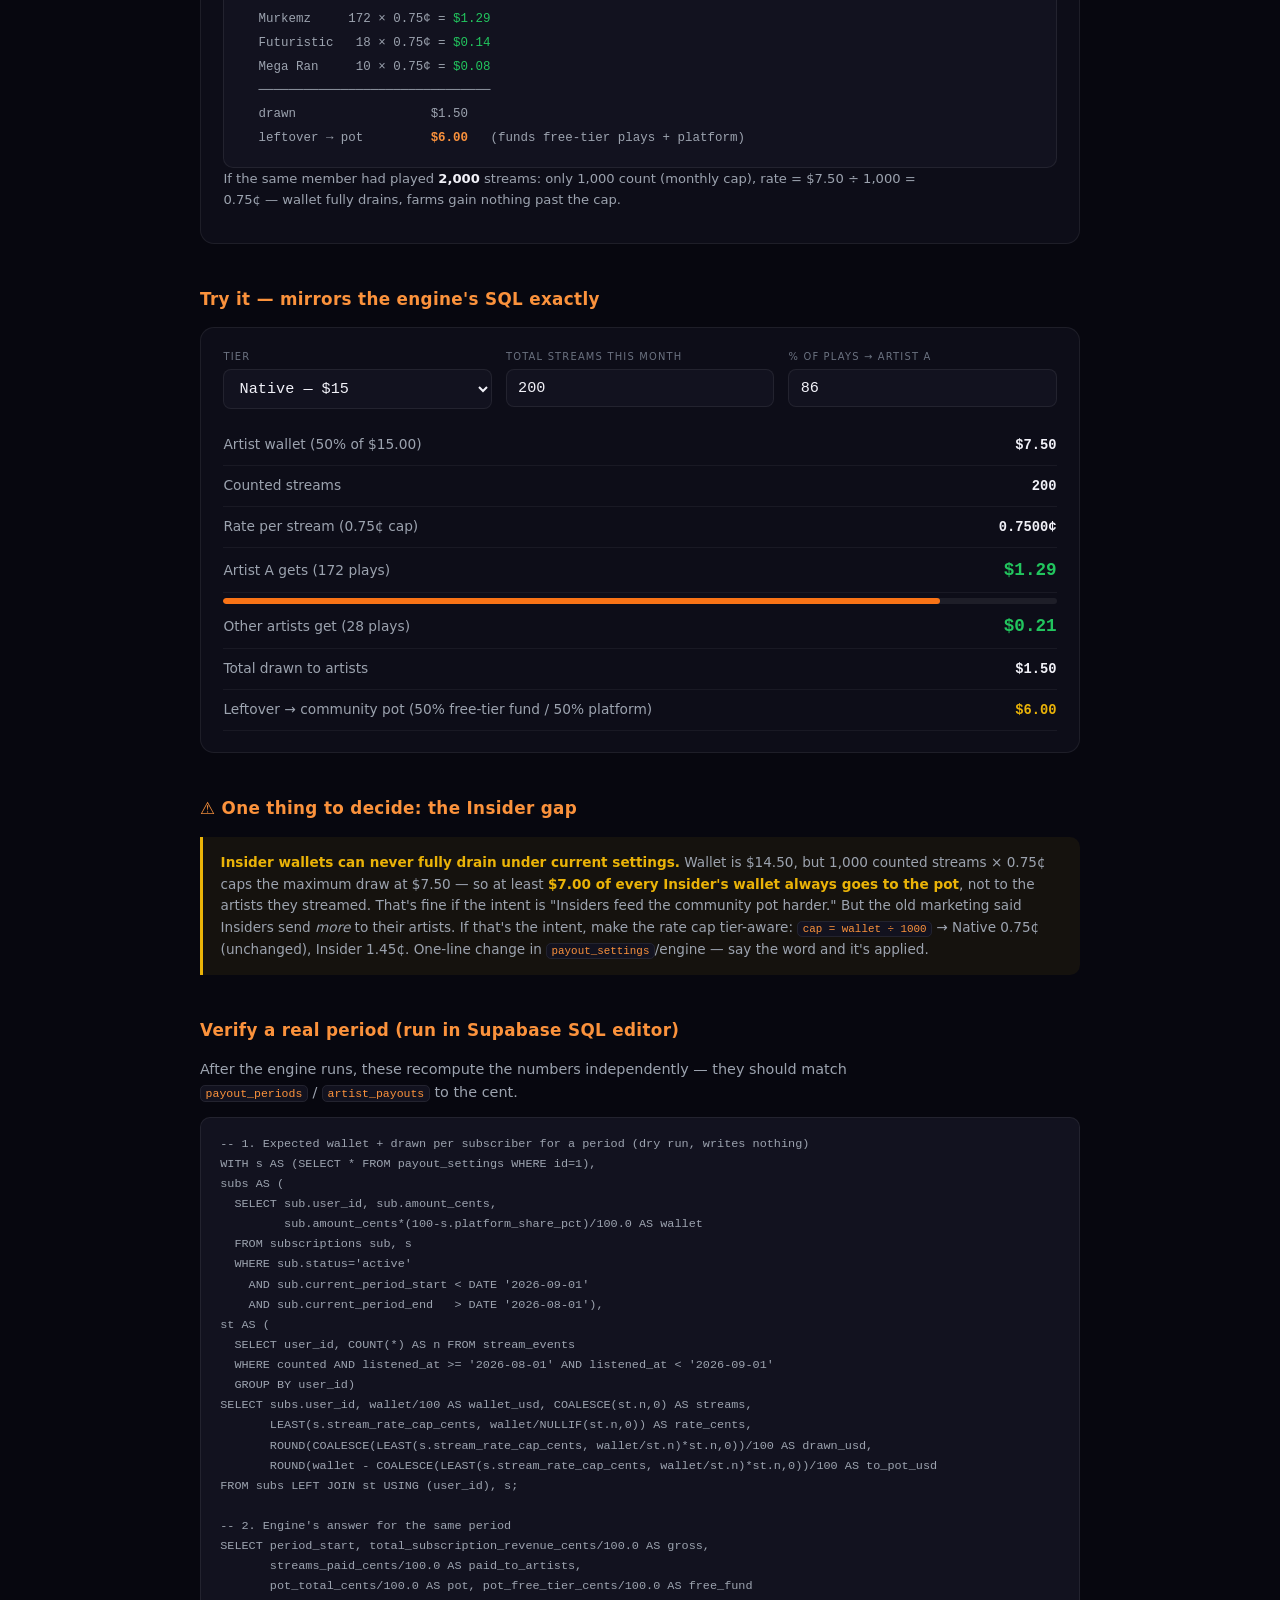
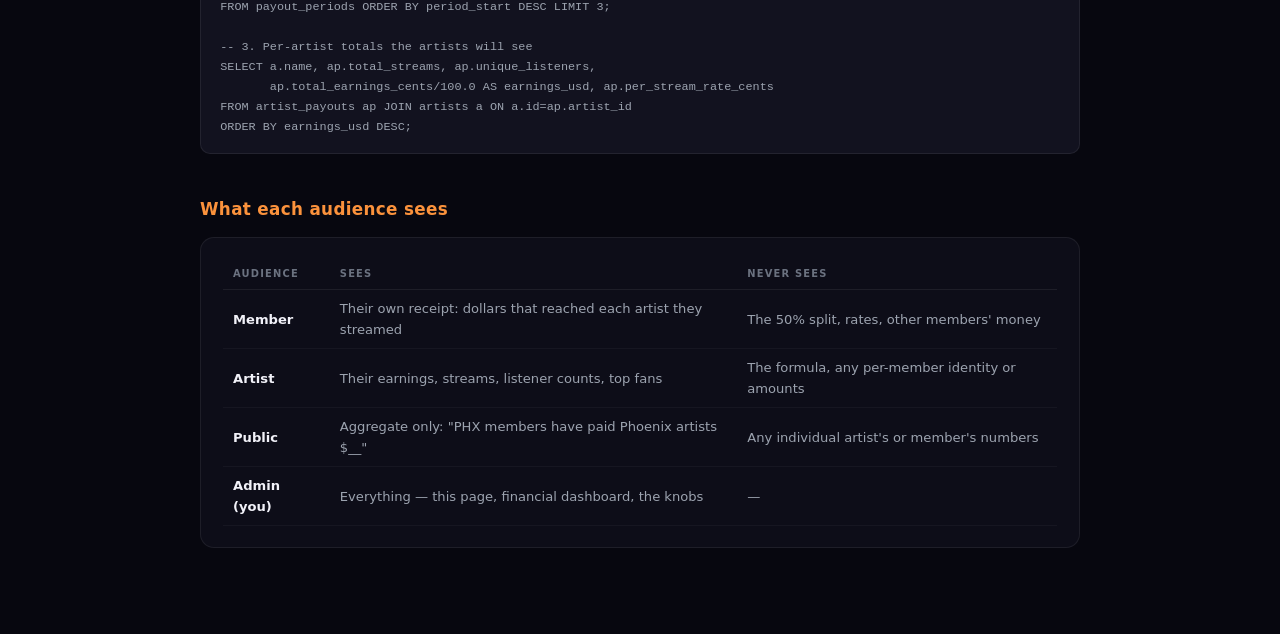
<file: docs/phx-payout-math.html>
<!DOCTYPE html>
<!-- STATUS: current as of 2026-08-07 — admin reference -->
<html lang="en">
<head>
<meta charset="UTF-8">
<meta name="viewport" content="width=device-width,initial-scale=1.0">
<title>PHX — Payout Math (Admin Reference)</title>
<style>
:root{--bg:#07070F;--bg2:#0D0D18;--bg3:#12121F;--line:rgba(249,115,22,.14);--line2:rgba(255,255,255,.07);--orange:#F97316;--orange-l:#FB923C;--green:#22C55E;--gold:#EAB308;--red:#EF4444;--white:#F1F1F8;--muted:#9CA3AF;--faint:#6B7280;--mono:ui-monospace,'SF Mono',Menlo,monospace}
*{box-sizing:border-box;margin:0;padding:0}
body{background:var(--bg);color:var(--white);font-family:'Space Grotesk',system-ui,sans-serif;line-height:1.6;padding:2.2rem 1.2rem 5rem}
.wrap{max-width:880px;margin:0 auto}
h1{font-size:1.7rem;letter-spacing:-.02em}
h1 span{color:var(--orange)}
.sub{color:var(--muted);font-size:.92rem;margin:.4rem 0 2rem;max-width:640px}
h2{font-size:1.05rem;margin:2.6rem 0 .9rem;letter-spacing:.02em;color:var(--orange-l)}
p{color:var(--muted);font-size:.9rem;margin-bottom:.8rem;max-width:700px}
b{color:var(--white);font-weight:600}
.card{background:var(--bg2);border:1px solid var(--line2);border-radius:14px;padding:1.3rem 1.4rem;margin-bottom:1rem}
.settings{display:grid;grid-template-columns:repeat(auto-fit,minmax(150px,1fr));gap:.8rem}
.set{background:var(--bg3);border:1px solid var(--line2);border-radius:10px;padding:.7rem .9rem}
.set .k{font-size:.62rem;letter-spacing:.12em;text-transform:uppercase;color:var(--faint)}
.set .v{font-family:var(--mono);font-size:1.05rem;font-weight:600;margin-top:.15rem}
.set .v em{font-style:normal;font-size:.68rem;color:var(--faint);font-weight:400}
.flow{font-family:var(--mono);font-size:.78rem;line-height:1.9;background:var(--bg3);border:1px solid var(--line2);border-radius:10px;padding:1rem 1.2rem;overflow-x:auto;white-space:pre;color:var(--muted)}
.flow b{color:var(--orange-l)}
.flow .g{color:var(--green)}
table{width:100%;border-collapse:collapse;font-size:.82rem}
th{text-align:left;font-size:.62rem;letter-spacing:.12em;text-transform:uppercase;color:var(--faint);padding:.45rem .6rem;border-bottom:1px solid var(--line2)}
td{padding:.5rem .6rem;border-bottom:1px solid rgba(255,255,255,.04);color:var(--muted)}
td.n{font-family:var(--mono);text-align:right;color:var(--white)}
tr.hl td{color:var(--white);background:rgba(249,115,22,.06)}
.warn{border-left:3px solid var(--gold);background:rgba(234,179,8,.06);border-radius:0 10px 10px 0;padding:.9rem 1.1rem;font-size:.85rem;color:var(--muted);margin:1rem 0}
.warn b{color:var(--gold)}
label{display:block;font-size:.62rem;letter-spacing:.12em;text-transform:uppercase;color:var(--faint);margin-bottom:.3rem}
input,select{width:100%;background:var(--bg3);border:1px solid var(--line2);border-radius:8px;color:var(--white);font-family:var(--mono);font-size:.95rem;padding:.55rem .7rem}
input:focus,select:focus{outline:none;border-color:var(--orange)}
.grid3{display:grid;grid-template-columns:repeat(auto-fit,minmax(150px,1fr));gap:.9rem;margin-bottom:1rem}
.result-row{display:flex;justify-content:space-between;align-items:baseline;padding:.5rem 0;border-bottom:1px solid rgba(255,255,255,.05);font-size:.86rem}
.result-row .lbl{color:var(--muted)}
.result-row .val{font-family:var(--mono);font-weight:600}
.result-row.big .val{color:var(--green);font-size:1.1rem}
.bar{height:6px;border-radius:4px;background:rgba(255,255,255,.07);margin-top:.3rem;overflow:hidden}
.bar>div{height:100%;background:var(--orange);border-radius:4px}
code{font-family:var(--mono);font-size:.8em;background:var(--bg3);border:1px solid var(--line2);border-radius:5px;padding:.1em .4em;color:var(--orange-l)}
pre{font-family:var(--mono);font-size:.74rem;line-height:1.7;background:var(--bg3);border:1px solid var(--line2);border-radius:10px;padding:1rem 1.2rem;overflow-x:auto;color:var(--muted);margin:.6rem 0 1rem}
.tag{display:inline-block;font-size:.6rem;letter-spacing:.1em;text-transform:uppercase;border:1px solid var(--line);color:var(--orange);border-radius:5px;padding:.15rem .5rem;margin-left:.5rem;vertical-align:middle}
</style>
</head>
<body>
<div class="wrap">

<h1>PHX <span>Payout Math</span> <span class="tag">Admin only</span></h1>
<p class="sub">The exact formula the engine (<code>run_monthly_payout()</code>) runs on the 1st of every month, current live settings, a calculator that mirrors the SQL, and verification queries. This never ships to members or artists — their UI shows outcomes only.</p>

<h2>Live engine settings (from payout_settings)</h2>
<div class="card"><div class="settings">
  <div class="set"><div class="k">Platform share</div><div class="v">50%</div></div>
  <div class="set"><div class="k">Artist wallet</div><div class="v">50% <em>of each sub</em></div></div>
  <div class="set"><div class="k">Rate cap / stream</div><div class="v">0.75¢</div></div>
  <div class="set"><div class="k">Counted cap</div><div class="v">1,000 <em>/user/mo</em></div></div>
  <div class="set"><div class="k">Pot → free-tier fund</div><div class="v">50%</div></div>
  <div class="set"><div class="k">Free cap</div><div class="v">100 <em>/user/artist</em></div></div>
  <div class="set"><div class="k">Payout terms</div><div class="v">Net-60 <em>monthly, 1st</em></div></div>
</div></div>

<h2>The formula, step by step</h2>
<div class="flow">For EACH paying member, each month:

  <b>wallet</b>        = 50% × what they paid          Native $15 → <b>$7.50</b> · Insider $29 → <b>$14.50</b>
  <b>rate</b>          = MIN( 0.75¢ , wallet ÷ their counted streams )
  <b>artist gets</b>   = rate × streams THAT member played of THAT artist
  <b>leftover</b>      = wallet − everything drawn  →  goes to the COMMUNITY POT

The POT at month end:
  50% → <span class="g">free-tier fund</span>  — pays artists for Explorer (free) streams,
         capped at 100 streams per free user per artist, same 0.75¢ ceiling
  50% → platform</div>
<p>So yes — it's your instinct with two safety valves: <b>50% of the member's fee, divided across the artists they streamed, weighted by play counts</b>. The 0.75¢-per-stream ceiling stops one play from grabbing a whole wallet, and proration kicks in for heavy listeners so a wallet can never overdraw.</p>

<h2>How many streams = a dollar?</h2>
<div class="card">
<table>
  <tr><th>Question</th><th style="text-align:right">Answer</th></tr>
  <tr><td>One stream is worth (at the cap)</td><td class="n">$0.0075</td></tr>
  <tr class="hl"><td><b>Streams from one fan that equal $1 to an artist</b></td><td class="n"><b>134</b></td></tr>
  <tr><td>A Native fan's wallet fully drains at</td><td class="n">1,000 streams</td></tr>
  <tr><td>One fan who plays ONLY you all month (Native, ≤1,000 streams)</td><td class="n">up to $7.50</td></tr>
  <tr><td>Spotify pays per stream (for comparison, ~avg)</td><td class="n">~$0.003–0.004</td></tr>
</table>
<p style="margin-top:.8rem;font-size:.82rem">PHX's 0.75¢ is roughly <b>2× Spotify's per-stream rate</b> — but the real difference is concentration: a Spotify stream splits across 100M tracks; a PHX member's wallet splits across only the handful of local artists they actually play.</p>
</div>

<h2>Worked example — one Native member, one month</h2>
<div class="card">
<p style="font-size:.84rem">Member pays <b>$15</b> → wallet <b>$7.50</b>. They played <b>200 counted streams</b>: 172 Murkemz, 18 Futuristic, 10 Mega Ran.</p>
<div class="flow">rate = MIN(0.75¢, $7.50 ÷ 200 = 3.75¢) = <b>0.75¢</b>   (cap wins — light listener)

  Murkemz     172 × 0.75¢ = <span class="g">$1.29</span>
  Futuristic   18 × 0.75¢ = <span class="g">$0.14</span>
  Mega Ran     10 × 0.75¢ = <span class="g">$0.08</span>
  ───────────────────────────────
  drawn                  $1.50
  leftover → pot         <b>$6.00</b>   (funds free-tier plays + platform)</div>
<p style="font-size:.82rem">If the same member had played <b>2,000</b> streams: only 1,000 count (monthly cap), rate = $7.50 ÷ 1,000 = 0.75¢ — wallet fully drains, farms gain nothing past the cap.</p>
</div>

<h2>Try it — mirrors the engine's SQL exactly</h2>
<div class="card">
<div class="grid3">
  <div><label>Tier</label><select id="tier"><option value="1500">Native — $15</option><option value="2900">Insider — $29</option></select></div>
  <div><label>Total streams this month</label><input id="streams" type="number" value="200" min="0"></div>
  <div><label>% of plays → Artist A</label><input id="pctA" type="number" value="86" min="0" max="100"></div>
</div>
<div id="calcout"></div>
</div>

<h2 id="insider">⚠ One thing to decide: the Insider gap</h2>
<div class="warn"><b>Insider wallets can never fully drain under current settings.</b> Wallet is $14.50, but 1,000 counted streams × 0.75¢ caps the maximum draw at $7.50 — so at least <b>$7.00 of every Insider's wallet always goes to the pot</b>, not to the artists they streamed. That's fine if the intent is "Insiders feed the community pot harder." But the old marketing said Insiders send <i>more</i> to their artists. If that's the intent, make the rate cap tier-aware: <code>cap = wallet ÷ 1000</code> → Native 0.75¢ (unchanged), Insider 1.45¢. One-line change in <code>payout_settings</code>/engine — say the word and it's applied.</div>

<h2>Verify a real period (run in Supabase SQL editor)</h2>
<p>After the engine runs, these recompute the numbers independently — they should match <code>payout_periods</code> / <code>artist_payouts</code> to the cent.</p>
<pre>-- 1. Expected wallet + drawn per subscriber for a period (dry run, writes nothing)
WITH s AS (SELECT * FROM payout_settings WHERE id=1),
subs AS (
  SELECT sub.user_id, sub.amount_cents,
         sub.amount_cents*(100-s.platform_share_pct)/100.0 AS wallet
  FROM subscriptions sub, s
  WHERE sub.status='active'
    AND sub.current_period_start &lt; DATE '2026-09-01'
    AND sub.current_period_end   &gt; DATE '2026-08-01'),
st AS (
  SELECT user_id, COUNT(*) AS n FROM stream_events
  WHERE counted AND listened_at &gt;= '2026-08-01' AND listened_at &lt; '2026-09-01'
  GROUP BY user_id)
SELECT subs.user_id, wallet/100 AS wallet_usd, COALESCE(st.n,0) AS streams,
       LEAST(s.stream_rate_cap_cents, wallet/NULLIF(st.n,0)) AS rate_cents,
       ROUND(COALESCE(LEAST(s.stream_rate_cap_cents, wallet/st.n)*st.n,0))/100 AS drawn_usd,
       ROUND(wallet - COALESCE(LEAST(s.stream_rate_cap_cents, wallet/st.n)*st.n,0))/100 AS to_pot_usd
FROM subs LEFT JOIN st USING (user_id), s;

-- 2. Engine's answer for the same period
SELECT period_start, total_subscription_revenue_cents/100.0 AS gross,
       streams_paid_cents/100.0 AS paid_to_artists,
       pot_total_cents/100.0 AS pot, pot_free_tier_cents/100.0 AS free_fund
FROM payout_periods ORDER BY period_start DESC LIMIT 3;

-- 3. Per-artist totals the artists will see
SELECT a.name, ap.total_streams, ap.unique_listeners,
       ap.total_earnings_cents/100.0 AS earnings_usd, ap.per_stream_rate_cents
FROM artist_payouts ap JOIN artists a ON a.id=ap.artist_id
ORDER BY earnings_usd DESC;</pre>

<h2>What each audience sees</h2>
<div class="card"><table>
  <tr><th>Audience</th><th>Sees</th><th>Never sees</th></tr>
  <tr><td><b>Member</b></td><td>Their own receipt: dollars that reached each artist they streamed</td><td>The 50% split, rates, other members' money</td></tr>
  <tr><td><b>Artist</b></td><td>Their earnings, streams, listener counts, top fans</td><td>The formula, any per-member identity or amounts</td></tr>
  <tr><td><b>Public</b></td><td>Aggregate only: "PHX members have paid Phoenix artists $__"</td><td>Any individual artist's or member's numbers</td></tr>
  <tr><td><b>Admin (you)</b></td><td>Everything — this page, financial dashboard, the knobs</td><td>—</td></tr>
</table></div>

</div>
<script>
function fmt(c){return '$'+(c/100).toFixed(2)}
function calc(){
  var amount=+document.getElementById('tier').value;
  var streams=Math.max(0,+document.getElementById('streams').value||0);
  var pctA=Math.min(100,Math.max(0,+document.getElementById('pctA').value||0));
  var CAP_RATE=0.75, MONTHLY_CAP=1000, PLATFORM_PCT=50;
  var wallet=amount*(100-PLATFORM_PCT)/100;            // cents
  var counted=Math.min(streams,MONTHLY_CAP);
  var rate=counted>0?Math.min(CAP_RATE,wallet/counted):0;   // cents/stream
  var drawn=rate*counted, pot=wallet-drawn;
  var sA=Math.round(counted*pctA/100), sB=counted-sA;
  var h='';
  h+='<div class="result-row"><span class="lbl">Artist wallet (50% of '+fmt(amount)+')</span><span class="val">'+fmt(wallet)+'</span></div>';
  h+='<div class="result-row"><span class="lbl">Counted streams'+(streams>MONTHLY_CAP?' <span style="color:var(--gold)">(capped from '+streams.toLocaleString()+')</span>':'')+'</span><span class="val">'+counted.toLocaleString()+'</span></div>';
  h+='<div class="result-row"><span class="lbl">Rate per stream '+(counted>0&&wallet/counted<CAP_RATE?'(prorated — heavy listener)':'(0.75¢ cap)')+'</span><span class="val">'+rate.toFixed(4)+'¢</span></div>';
  if(counted>0){
    h+='<div class="result-row big"><span class="lbl">Artist A gets ('+sA.toLocaleString()+' plays)</span><span class="val">'+fmt(Math.round(sA*rate))+'</span></div><div class="bar"><div style="width:'+pctA+'%"></div></div>';
    h+='<div class="result-row big"><span class="lbl">Other artists get ('+sB.toLocaleString()+' plays)</span><span class="val">'+fmt(Math.round(sB*rate))+'</span></div>';
  }
  h+='<div class="result-row"><span class="lbl">Total drawn to artists</span><span class="val">'+fmt(Math.round(drawn))+'</span></div>';
  h+='<div class="result-row"><span class="lbl">Leftover → community pot (50% free-tier fund / 50% platform)</span><span class="val" style="color:var(--gold)">'+fmt(Math.round(pot))+'</span></div>';
  if(amount===2900 && pot>=699) h+='<p style="font-size:.78rem;color:var(--gold);margin-top:.6rem">⚠ Insider gap: at the 0.75¢ cap this wallet can never fully drain — see the note below.</p>';
  document.getElementById('calcout').innerHTML=h;
}
['tier','streams','pctA'].forEach(function(id){document.getElementById(id).addEventListener('input',calc)});
calc();
</script>
</body>
</html>
</file>
